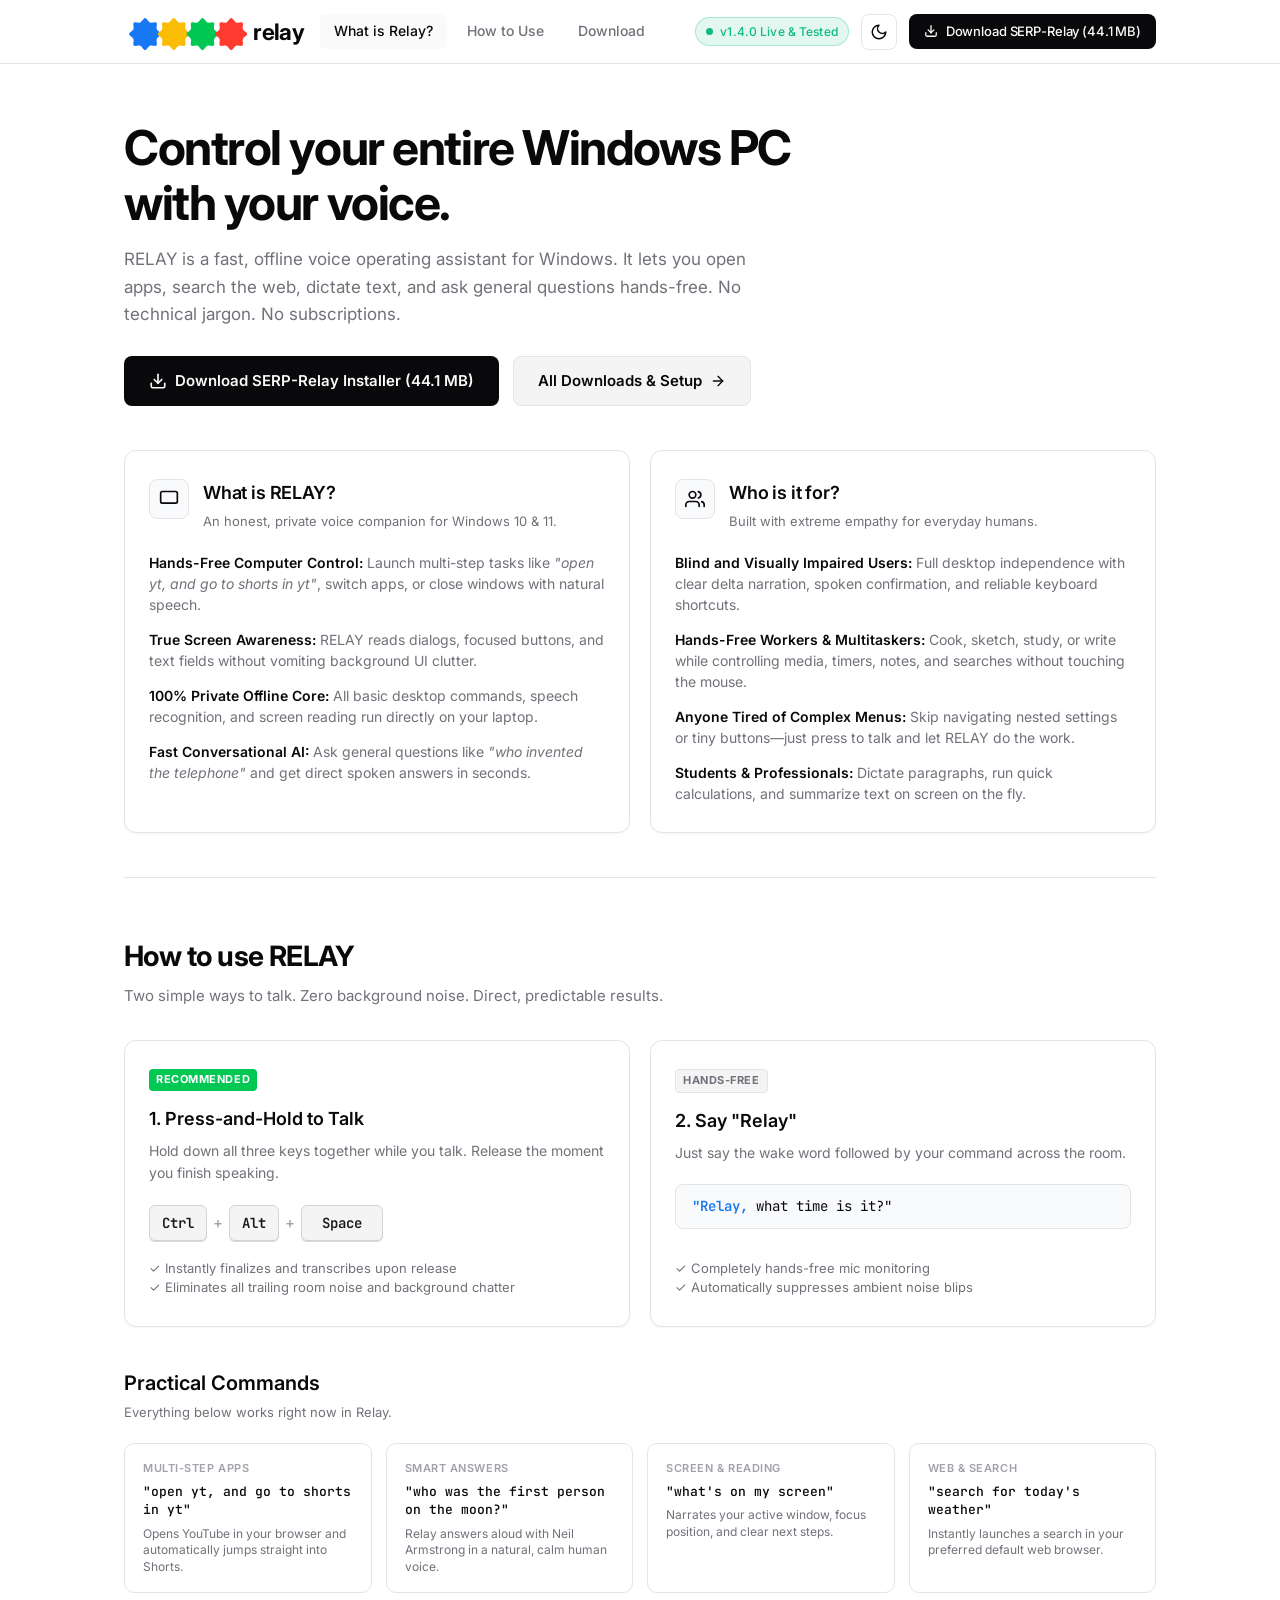
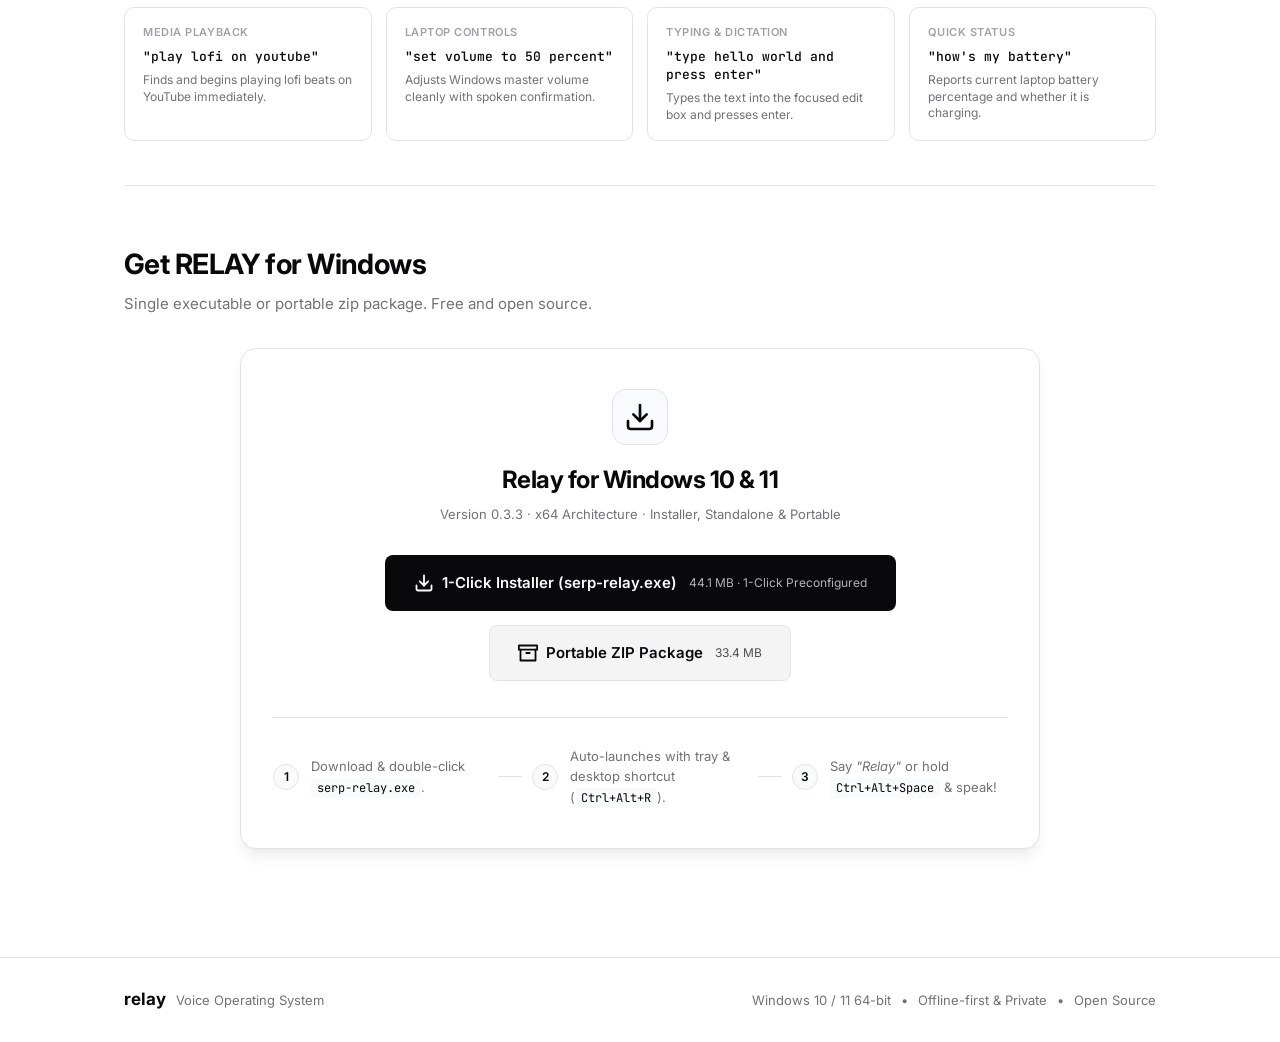
<file: index.html>
<!DOCTYPE html>
<html lang="en" data-theme="dark">
<head>
  <meta charset="utf-8" />
  <meta name="viewport" content="width=device-width, initial-scale=1" />
  <title>RELAY — Voice Operating System for Windows</title>
  <meta name="description" content="RELAY is a fast, honest, and private voice operating system for Windows. Control your PC, browse the web, open apps, dictate text, and ask anything completely hands-free." />
  <link rel="icon" type="image/png" href="logo.png" />
  <link rel="preconnect" href="https://fonts.googleapis.com">
  <link rel="preconnect" href="https://fonts.gstatic.com" crossorigin>
  <link href="https://fonts.googleapis.com/css2?family=Inter:wght@400;500;600;700&family=JetBrains+Mono:wght@400;500&display=swap" rel="stylesheet">
  <link rel="stylesheet" href="style.css" />
</head>
<body>

  <!-- Sticky Navbar -->
  <header class="navbar" role="banner">
    <div class="nav-container">
      
      <!-- Brand Logo with 4 Interactive Jumping Balls -->
      <a href="#what" class="brand-logo" id="logoInteractive" aria-label="Relay Home">
        <svg class="relay-svg-logo" viewBox="0 0 380 90" fill="none" xmlns="http://www.w3.org/2000/svg" role="img" aria-label="Relay Logo">
          <!-- Ball 1: Blue -->
          <g class="logo-ball ball-blue" id="ballBlue" tabindex="0" role="button" aria-label="Blue Relay Orb">
            <path d="M 50.00,12.00 C 53.83,12.00 57.00,20.43 61.48,22.28 C 65.96,24.14 74.16,20.42 76.87,23.13 C 79.58,25.84 75.86,34.04 77.72,38.52 C 79.57,43.00 88.00,46.17 88.00,50.00 C 88.00,53.83 79.57,57.00 77.72,61.48 C 75.86,65.96 79.58,74.16 76.87,76.87 C 74.16,79.58 65.96,75.86 61.48,77.72 C 57.00,79.57 53.83,88.00 50.00,88.00 C 46.17,88.00 43.00,79.57 38.52,77.72 C 34.04,75.86 25.84,79.58 23.13,76.87 C 20.42,74.16 24.14,65.96 22.28,61.48 C 20.43,57.00 12.00,53.83 12.00,50.00 C 12.00,46.17 20.43,43.00 22.28,38.52 C 24.14,34.04 20.42,25.84 23.13,23.13 C 25.84,20.42 34.04,24.14 38.52,22.28 C 43.00,20.43 46.17,12.00 50.00,12.00 Z" fill="#1877F2"/>
          </g>
          <!-- Ball 2: Yellow -->
          <g class="logo-ball ball-yellow" id="ballYellow" tabindex="0" role="button" aria-label="Yellow Relay Orb" transform="translate(68, 0)">
            <path d="M 50.00,12.00 C 53.83,12.00 57.00,20.43 61.48,22.28 C 65.96,24.14 74.16,20.42 76.87,23.13 C 79.58,25.84 75.86,34.04 77.72,38.52 C 79.57,43.00 88.00,46.17 88.00,50.00 C 88.00,53.83 79.57,57.00 77.72,61.48 C 75.86,65.96 79.58,74.16 76.87,76.87 C 74.16,79.58 65.96,75.86 61.48,77.72 C 57.00,79.57 53.83,88.00 50.00,88.00 C 46.17,88.00 43.00,79.57 38.52,77.72 C 34.04,75.86 25.84,79.58 23.13,76.87 C 20.42,74.16 24.14,65.96 22.28,61.48 C 20.43,57.00 12.00,53.83 12.00,50.00 C 12.00,46.17 20.43,43.00 22.28,38.52 C 24.14,34.04 20.42,25.84 23.13,23.13 C 25.84,20.42 34.04,24.14 38.52,22.28 C 43.00,20.43 46.17,12.00 50.00,12.00 Z" fill="#FBBC05"/>
          </g>
          <!-- Ball 3: Green -->
          <g class="logo-ball ball-green" id="ballGreen" tabindex="0" role="button" aria-label="Green Relay Orb" transform="translate(136, 0)">
            <path d="M 50.00,12.00 C 53.83,12.00 57.00,20.43 61.48,22.28 C 65.96,24.14 74.16,20.42 76.87,23.13 C 79.58,25.84 75.86,34.04 77.72,38.52 C 79.57,43.00 88.00,46.17 88.00,50.00 C 88.00,53.83 79.57,57.00 77.72,61.48 C 75.86,65.96 79.58,74.16 76.87,76.87 C 74.16,79.58 65.96,75.86 61.48,77.72 C 57.00,79.57 53.83,88.00 50.00,88.00 C 46.17,88.00 43.00,79.57 38.52,77.72 C 34.04,75.86 25.84,79.58 23.13,76.87 C 20.42,74.16 24.14,65.96 22.28,61.48 C 20.43,57.00 12.00,53.83 12.00,50.00 C 12.00,46.17 20.43,43.00 22.28,38.52 C 24.14,34.04 20.42,25.84 23.13,23.13 C 25.84,20.42 34.04,24.14 38.52,22.28 C 43.00,20.43 46.17,12.00 50.00,12.00 Z" fill="#00C853"/>
          </g>
          <!-- Ball 4: Red -->
          <g class="logo-ball ball-red" id="ballRed" tabindex="0" role="button" aria-label="Red Relay Orb" transform="translate(204, 0)">
            <path d="M 50.00,12.00 C 53.83,12.00 57.00,20.43 61.48,22.28 C 65.96,24.14 74.16,20.42 76.87,23.13 C 79.58,25.84 75.86,34.04 77.72,38.52 C 79.57,43.00 88.00,46.17 88.00,50.00 C 88.00,53.83 79.57,57.00 77.72,61.48 C 75.86,65.96 79.58,74.16 76.87,76.87 C 74.16,79.58 65.96,75.86 61.48,77.72 C 57.00,79.57 53.83,88.00 50.00,88.00 C 46.17,88.00 43.00,79.57 38.52,77.72 C 34.04,75.86 25.84,79.58 23.13,76.87 C 20.42,74.16 24.14,65.96 22.28,61.48 C 20.43,57.00 12.00,53.83 12.00,50.00 C 12.00,46.17 20.43,43.00 22.28,38.52 C 24.14,34.04 20.42,25.84 23.13,23.13 C 25.84,20.42 34.04,24.14 38.52,22.28 C 43.00,20.43 46.17,12.00 50.00,12.00 Z" fill="#FF3B30"/>
          </g>
          <!-- Wordmark: relay -->
          <text x="306" y="65" font-family="'Inter', -apple-system, BlinkMacSystemFont, sans-serif" font-size="54" font-weight="700" letter-spacing="-1.5" class="logo-text">relay</text>
        </svg>
      </a>

      <!-- Clean Navigation Links (No Numbers) -->
      <nav class="nav-menu" aria-label="Main sections">
        <a href="#what" class="nav-item">What is Relay?</a>
        <a href="#commands" class="nav-item">How to Use</a>
        <a href="#download" class="nav-item">Download</a>
      </nav>

      <!-- Action items: Status Indicator, Theme Toggle & Direct Setup Download -->
      <div class="nav-actions">
        <div class="nav-status-badge" role="status" aria-label="Testing status: Ready and Active" title="Relay v1.4.0 Live Engine Active and Fully Tested">
          <span class="status-pulse-dot"></span>
          <span class="status-badge-text">v1.4.0 Live &amp; Tested</span>
        </div>

        <button class="theme-toggle" id="themeToggle" type="button" aria-label="Switch between light and dark mode">
          <!-- Sun Icon (shown in dark mode) -->
          <svg class="icon-sun" width="18" height="18" viewBox="0 0 24 24" fill="none" stroke="currentColor" stroke-width="2" stroke-linecap="round" stroke-linejoin="round">
            <circle cx="12" cy="12" r="4"></circle>
            <path d="M12 2v2M12 20v2M4.93 4.93l1.41 1.41M17.66 17.66l1.41 1.41M2 12h2M20 12h2M6.34 17.66l-1.41 1.41M19.07 4.93l-1.41 1.41"></path>
          </svg>
          <!-- Moon Icon (shown in light mode) -->
          <svg class="icon-moon" width="18" height="18" viewBox="0 0 24 24" fill="none" stroke="currentColor" stroke-width="2" stroke-linecap="round" stroke-linejoin="round">
            <path d="M12 3a6 6 0 0 0 9 9 9 9 0 1 1-9-9Z"></path>
          </svg>
        </button>

        <a href="downloads/serp-relay.exe" download="serp-relay.exe" class="btn btn-primary btn-sm nav-download-btn" aria-label="Download Relay Setup Installer">
          <svg width="14" height="14" viewBox="0 0 24 24" fill="none" stroke="currentColor" stroke-width="2.2" stroke-linecap="round" stroke-linejoin="round">
            <path d="M21 15v4a2 2 0 0 1-2 2H5a2 2 0 0 1-2-2v-4"></path>
            <polyline points="7 10 12 15 17 10"></polyline>
            <line x1="12" y1="15" x2="12" y2="3"></line>
          </svg>
          <span>Download SERP-Relay (44.1 MB)</span>
        </a>
      </div>

    </div>
  </header>

  <!-- Main Content Layout -->
  <main class="page-container">

    <!-- ================================================================= -->
    <!-- SECTION 1: What is RELAY, and Who is it for?                      -->
    <!-- ================================================================= -->
    <section id="what" class="screen-section">
      <div class="hero-block">
        <h1 class="hero-headline">
          Control your entire Windows PC with your voice.
        </h1>
        <p class="hero-subhead">
          RELAY is a fast, offline voice operating assistant for Windows. It lets you open apps, search the web, dictate text, and ask general questions hands-free. No technical jargon. No subscriptions.
        </p>

        <!-- Direct Action Bar -->
        <div class="hero-actions">
          <a href="downloads/serp-relay.exe" download="serp-relay.exe" class="btn btn-primary btn-lg">
            <svg width="18" height="18" viewBox="0 0 24 24" fill="none" stroke="currentColor" stroke-width="2.2" stroke-linecap="round" stroke-linejoin="round">
              <path d="M21 15v4a2 2 0 0 1-2 2H5a2 2 0 0 1-2-2v-4"></path>
              <polyline points="7 10 12 15 17 10"></polyline>
              <line x1="12" y1="15" x2="12" y2="3"></line>
            </svg>
            Download SERP-Relay Installer (44.1 MB)
          </a>
          <a href="#download" class="btn btn-secondary btn-lg">
            All Downloads & Setup
            <svg width="16" height="16" viewBox="0 0 24 24" fill="none" stroke="currentColor" stroke-width="2" stroke-linecap="round" stroke-linejoin="round">
              <line x1="5" y1="12" x2="19" y2="12"></line>
              <polyline points="12 5 19 12 12 19"></polyline>
            </svg>
          </a>
        </div>
      </div>

      <!-- Two Clear Columns: What is it? and Who is it for? -->
      <div class="two-column-grid">
        
        <!-- Column A: What is RELAY? -->
        <div class="card card-feature">
          <div class="card-header">
            <div class="card-icon-pill">
              <svg width="20" height="20" viewBox="0 0 24 24" fill="none" stroke="currentColor" stroke-width="2" stroke-linecap="round" stroke-linejoin="round">
                <rect x="2" y="3" width="20" height="14" rx="2" ry="2"></polyline>
                <line x1="8" y1="21" x2="16" y2="21"></line>
                <line x1="12" y1="17" x2="12" y2="21"></line>
              </svg>
            </div>
            <div>
              <h2 class="card-title">What is RELAY?</h2>
              <p class="card-subtitle">An honest, private voice companion for Windows 10 & 11.</p>
            </div>
          </div>

          <div class="card-body">
            <ul class="clean-list">
              <li>
                <strong>Hands-Free Computer Control:</strong> Launch multi-step tasks like <em>"open yt, and go to shorts in yt"</em>, switch apps, or close windows with natural speech.
              </li>
              <li>
                <strong>True Screen Awareness:</strong> RELAY reads dialogs, focused buttons, and text fields without vomiting background UI clutter.
              </li>
              <li>
                <strong>100% Private Offline Core:</strong> All basic desktop commands, speech recognition, and screen reading run directly on your laptop.
              </li>
              <li>
                <strong>Fast Conversational AI:</strong> Ask general questions like <em>"who invented the telephone"</em> and get direct spoken answers in seconds.
              </li>
            </ul>
          </div>
        </div>

        <!-- Column B: Who is it for? -->
        <div class="card card-feature">
          <div class="card-header">
            <div class="card-icon-pill">
              <svg width="20" height="20" viewBox="0 0 24 24" fill="none" stroke="currentColor" stroke-width="2" stroke-linecap="round" stroke-linejoin="round">
                <path d="M17 21v-2a4 4 0 0 0-4-4H5a4 4 0 0 0-4 4v2"></path>
                <circle cx="9" cy="7" r="4"></circle>
                <path d="M23 21v-2a4 4 0 0 0-3-3.87"></path>
                <path d="M16 3.13a4 4 0 0 1 0 7.75"></path>
              </svg>
            </div>
            <div>
              <h2 class="card-title">Who is it for?</h2>
              <p class="card-subtitle">Built with extreme empathy for everyday humans.</p>
            </div>
          </div>

          <div class="card-body">
            <ul class="clean-list">
              <li>
                <strong>Blind and Visually Impaired Users:</strong> Full desktop independence with clear delta narration, spoken confirmation, and reliable keyboard shortcuts.
              </li>
              <li>
                <strong>Hands-Free Workers & Multitaskers:</strong> Cook, sketch, study, or write while controlling media, timers, notes, and searches without touching the mouse.
              </li>
              <li>
                <strong>Anyone Tired of Complex Menus:</strong> Skip navigating nested settings or tiny buttons—just press to talk and let RELAY do the work.
              </li>
              <li>
                <strong>Students & Professionals:</strong> Dictate paragraphs, run quick calculations, and summarize text on screen on the fly.
              </li>
            </ul>
          </div>
        </div>

      </div>
    </section>

    <!-- ================================================================= -->
    <!-- SECTION 2: How to Use & Voice Commands                            -->
    <!-- ================================================================= -->
    <section id="commands" class="screen-section">
      <div class="section-header-block">
        <h2 class="section-title">How to use RELAY</h2>
        <p class="section-desc">
          Two simple ways to talk. Zero background noise. Direct, predictable results.
        </p>
      </div>

      <!-- How to Talk: 2 Cards -->
      <div class="two-column-grid talk-methods">
        
        <!-- Method 1: Press-and-Hold to Talk -->
        <div class="card method-card featured-method">
          <div class="method-tag">Recommended</div>
          <h3 class="method-title">1. Press-and-Hold to Talk</h3>
          <p class="method-desc">Hold down all three keys together while you talk. Release the moment you finish speaking.</p>
          
          <div class="key-combo" aria-label="Control plus Alt plus Space">
            <kbd>Ctrl</kbd>
            <span class="key-plus">+</span>
            <kbd>Alt</kbd>
            <span class="key-plus">+</span>
            <kbd class="key-space">Space</kbd>
          </div>

          <p class="method-note">
            ✓ Instantly finalizes and transcribes upon release<br>
            ✓ Eliminates all trailing room noise and background chatter
          </p>
        </div>

        <!-- Method 2: Wake Word -->
        <div class="card method-card">
          <div class="method-tag tag-subtle">Hands-Free</div>
          <h3 class="method-title">2. Say "Relay"</h3>
          <p class="method-desc">Just say the wake word followed by your command across the room.</p>
          
          <div class="wake-example">
            <span class="wake-word">"Relay,</span>
            <span class="wake-cmd">what time is it?"</span>
          </div>

          <p class="method-note">
            ✓ Completely hands-free mic monitoring<br>
            ✓ Automatically suppresses ambient noise blips
          </p>
        </div>

      </div>

      <!-- Real Voice Commands That Work -->
      <div class="commands-block">
        <div class="commands-header">
          <h3 class="commands-heading">Practical Commands</h3>
          <p class="commands-sub">Everything below works right now in Relay.</p>
        </div>

        <div class="command-grid">
          
          <!-- Command 1 -->
          <div class="command-card">
            <div class="cmd-category">Multi-Step Apps</div>
            <div class="cmd-voice">"open yt, and go to shorts in yt"</div>
            <div class="cmd-result">Opens YouTube in your browser and automatically jumps straight into Shorts.</div>
          </div>

          <!-- Command 2 -->
          <div class="command-card">
            <div class="cmd-category">Smart Answers</div>
            <div class="cmd-voice">"who was the first person on the moon?"</div>
            <div class="cmd-result">Relay answers aloud with Neil Armstrong in a natural, calm human voice.</div>
          </div>

          <!-- Command 3 -->
          <div class="command-card">
            <div class="cmd-category">Screen & Reading</div>
            <div class="cmd-voice">"what's on my screen"</div>
            <div class="cmd-result">Narrates your active window, focus position, and clear next steps.</div>
          </div>

          <!-- Command 4 -->
          <div class="command-card">
            <div class="cmd-category">Web & Search</div>
            <div class="cmd-voice">"search for today's weather"</div>
            <div class="cmd-result">Instantly launches a search in your preferred default web browser.</div>
          </div>

          <!-- Command 5 -->
          <div class="command-card">
            <div class="cmd-category">Media Playback</div>
            <div class="cmd-voice">"play lofi on youtube"</div>
            <div class="cmd-result">Finds and begins playing lofi beats on YouTube immediately.</div>
          </div>

          <!-- Command 6 -->
          <div class="command-card">
            <div class="cmd-category">Laptop Controls</div>
            <div class="cmd-voice">"set volume to 50 percent"</div>
            <div class="cmd-result">Adjusts Windows master volume cleanly with spoken confirmation.</div>
          </div>

          <!-- Command 7 -->
          <div class="command-card">
            <div class="cmd-category">Typing & Dictation</div>
            <div class="cmd-voice">"type hello world and press enter"</div>
            <div class="cmd-result">Types the text into the focused edit box and presses enter.</div>
          </div>

          <!-- Command 8 -->
          <div class="command-card">
            <div class="cmd-category">Quick Status</div>
            <div class="cmd-voice">"how's my battery"</div>
            <div class="cmd-result">Reports current laptop battery percentage and whether it is charging.</div>
          </div>

        </div>
      </div>
    </section>

    <!-- ================================================================= -->
    <!-- SECTION 3: Download Buttons & Setup                               -->
    <!-- ================================================================= -->
    <section id="download" class="screen-section">
      <div class="section-header-block">
        <h2 class="section-title">Get RELAY for Windows</h2>
        <p class="section-desc">
          Single executable or portable zip package. Free and open source.
        </p>
      </div>

      <!-- Main Download Card -->
      <div class="download-container">
        
        <div class="download-main-card">
          <div class="download-icon-wrap">
            <svg width="32" height="32" viewBox="0 0 24 24" fill="none" stroke="currentColor" stroke-width="2" stroke-linecap="round" stroke-linejoin="round">
              <path d="M21 15v4a2 2 0 0 1-2 2H5a2 2 0 0 1-2-2v-4"></path>
              <polyline points="7 10 12 15 17 10"></polyline>
              <line x1="12" y1="15" x2="12" y2="3"></line>
            </svg>
          </div>
          
          <div class="download-meta">
            <h3 class="download-title">Relay for Windows 10 & 11</h3>
            <p class="download-sub">Version 0.3.3 · x64 Architecture · Installer, Standalone & Portable</p>
              <div class="download-buttons-row">
            <!-- Primary Option: 1-Click Installer (Recommended) -->
            <a href="downloads/serp-relay.exe" download="serp-relay.exe" class="btn btn-primary btn-xl" id="downloadInstallerBtn">
              <svg width="20" height="20" viewBox="0 0 24 24" fill="none" stroke="currentColor" stroke-width="2.2" stroke-linecap="round" stroke-linejoin="round">
                <path d="M21 15v4a2 2 0 0 1-2 2H5a2 2 0 0 1-2-2v-4"></path>
                <polyline points="7 10 12 15 17 10"></polyline>
                <line x1="12" y1="15" x2="12" y2="3"></line>
              </svg>
              1-Click Installer (serp-relay.exe)
              <span class="btn-file-size">44.1 MB · 1-Click Preconfigured</span>
            </a>

            <!-- Secondary Option: Portable ZIP Download -->
            <a href="downloads/relay-windows-x64.zip" download="relay-windows-x64.zip" class="btn btn-secondary btn-xl" id="downloadZipBtn">
              <svg width="20" height="20" viewBox="0 0 24 24" fill="none" stroke="currentColor" stroke-width="2.2" stroke-linecap="round" stroke-linejoin="round">
                <path d="M21 8v13H3V8"></path>
                <path d="M1 3h22v5H1z"></path>
                <path d="M10 12h4"></path>
              </svg>
              Portable ZIP Package
              <span class="btn-file-size">33.4 MB</span>
            </a>
          </div>         </div>

          <!-- Simple 3-step setup -->
          <div class="setup-steps">
            <div class="setup-step">
              <div class="step-num">1</div>
              <div class="step-text">Download &amp; double-click <code>serp-relay.exe</code>.</div>
            </div>
            <div class="setup-step-divider"></div>
            <div class="setup-step">
              <div class="step-num">2</div>
              <div class="step-text">Auto-launches with tray &amp; desktop shortcut (<code>Ctrl+Alt+R</code>).</div>
            </div>
            <div class="setup-step-divider"></div>
            <div class="setup-step">
              <div class="step-num">3</div>
              <div class="step-text">Say <em>"Relay"</em> or hold <code>Ctrl+Alt+Space</code> &amp; speak!</div>
            </div>
          </div>
        </div>

      </div>

    </section>

  </main>

  <!-- Clean Footer -->
  <footer class="page-footer">
    <div class="footer-container">
      <div class="footer-brand">
        <span class="footer-logo-text">relay</span>
        <span class="footer-tag">Voice Operating System</span>
      </div>
      <div class="footer-info">
        <span>Windows 10 / 11 64-bit</span>
        <span>•</span>
        <span>Offline-first & Private</span>
        <span>•</span>
        <span>Open Source</span>
      </div>
    </div>
  </footer>

  <script src="app.js"></script>
</body>
</html>
</file>
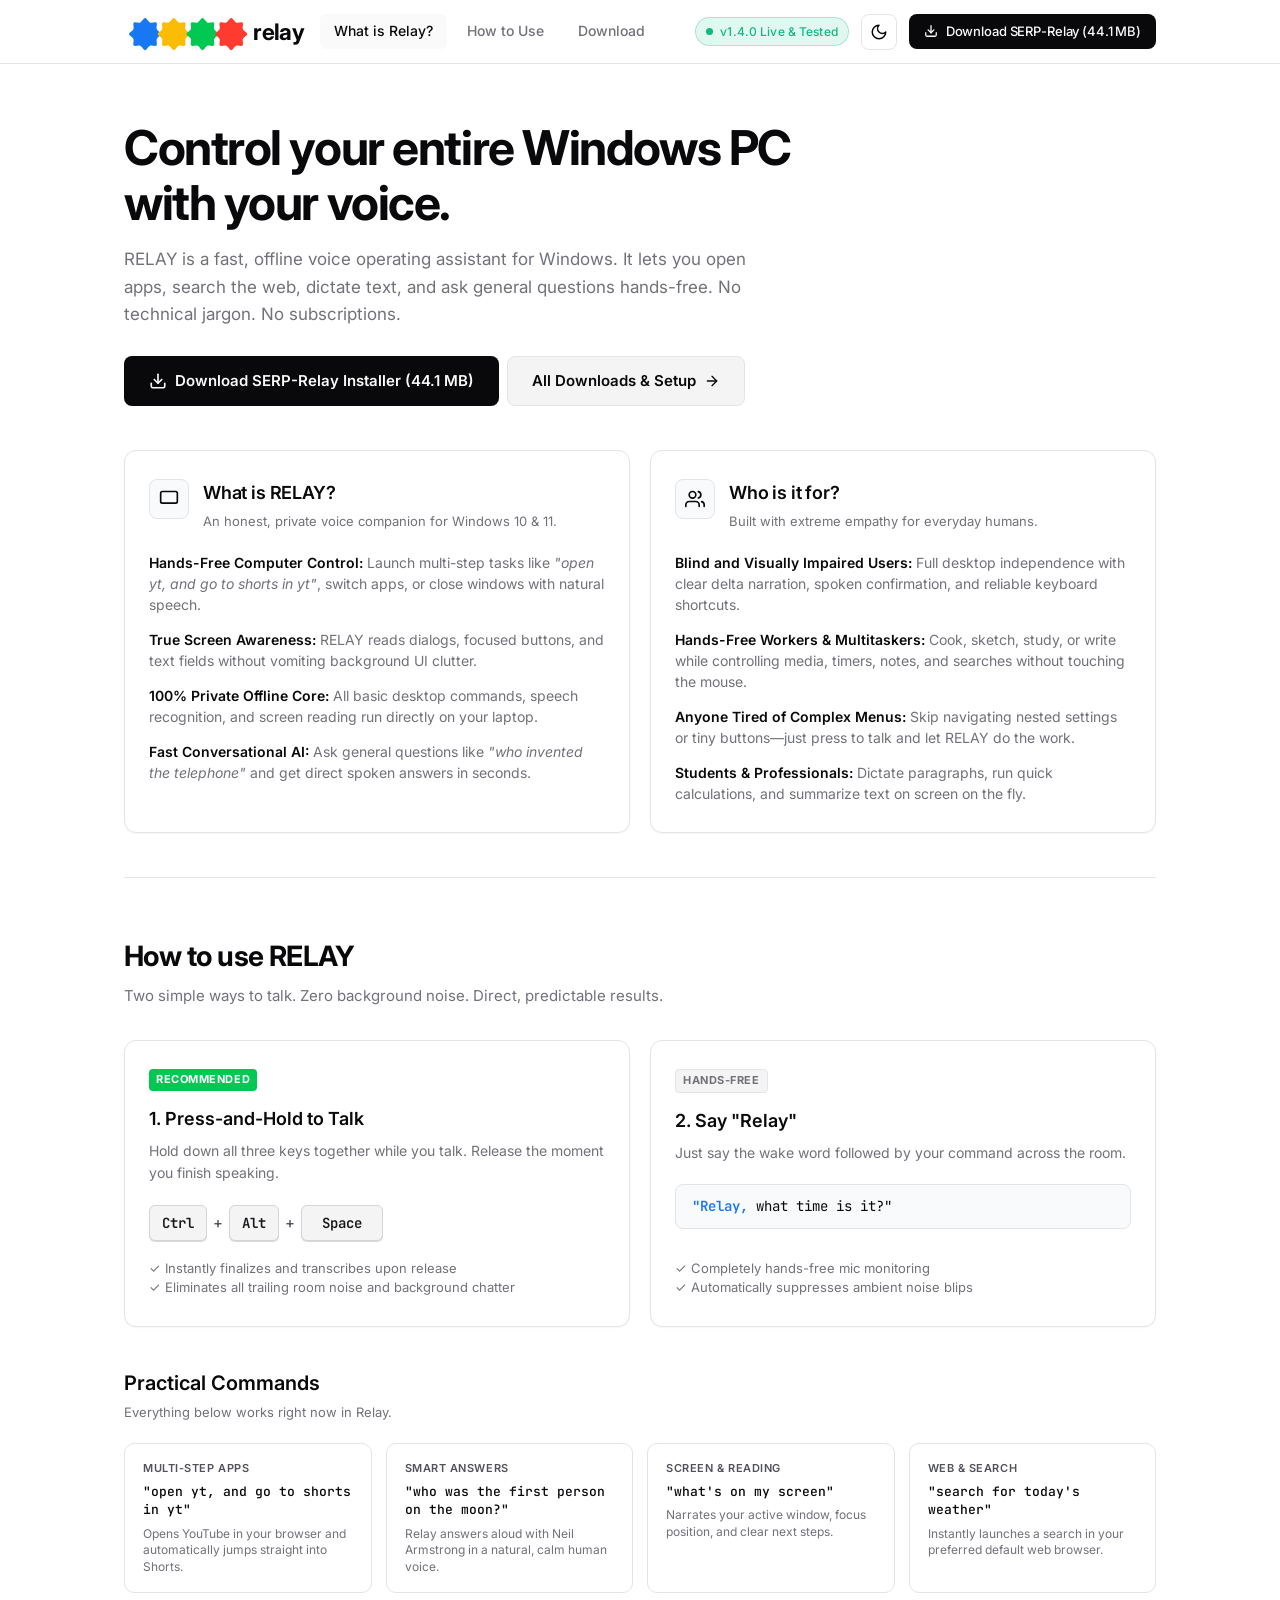
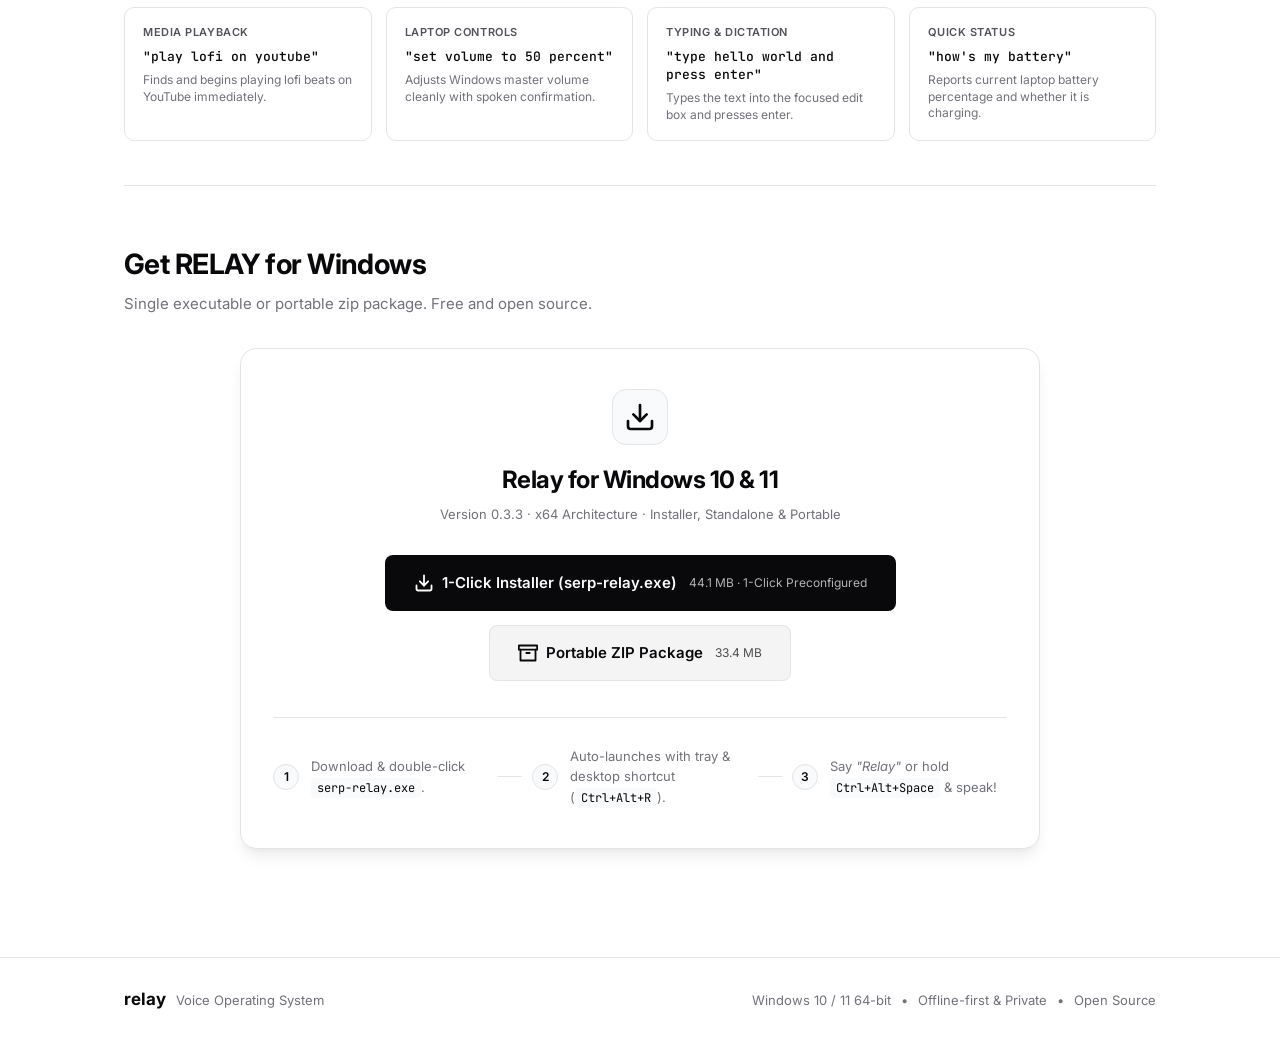
<file: frontend/index.html>
<!DOCTYPE html>
<html lang="en" data-theme="dark">
<head>
  <meta charset="utf-8" />
  <meta name="viewport" content="width=device-width, initial-scale=1" />
  <title>RELAY — Voice Operating System for Windows</title>
  <meta name="description" content="RELAY is a fast, honest, and private voice operating system for Windows. Control your PC, browse the web, open apps, dictate text, and ask anything completely hands-free." />
  <link rel="icon" type="image/png" href="logo.png" />
  <link rel="preconnect" href="https://fonts.googleapis.com">
  <link rel="preconnect" href="https://fonts.gstatic.com" crossorigin>
  <link href="https://fonts.googleapis.com/css2?family=Inter:wght@400;500;600;700&family=JetBrains+Mono:wght@400;500&display=swap" rel="stylesheet">
  <link rel="stylesheet" href="style.css" />
</head>
<body>

  <!-- Sticky Navbar -->
  <header class="navbar" role="banner">
    <div class="nav-container">
      
      <!-- Brand Logo with 4 Interactive Jumping Balls -->
      <a href="#what" class="brand-logo" id="logoInteractive" aria-label="Relay Home">
        <svg class="relay-svg-logo" viewBox="0 0 380 90" fill="none" xmlns="http://www.w3.org/2000/svg" role="img" aria-label="Relay Logo">
          <!-- Ball 1: Blue -->
          <g class="logo-ball ball-blue" id="ballBlue" tabindex="0" role="button" aria-label="Blue Relay Orb">
            <path d="M 50.00,12.00 C 53.83,12.00 57.00,20.43 61.48,22.28 C 65.96,24.14 74.16,20.42 76.87,23.13 C 79.58,25.84 75.86,34.04 77.72,38.52 C 79.57,43.00 88.00,46.17 88.00,50.00 C 88.00,53.83 79.57,57.00 77.72,61.48 C 75.86,65.96 79.58,74.16 76.87,76.87 C 74.16,79.58 65.96,75.86 61.48,77.72 C 57.00,79.57 53.83,88.00 50.00,88.00 C 46.17,88.00 43.00,79.57 38.52,77.72 C 34.04,75.86 25.84,79.58 23.13,76.87 C 20.42,74.16 24.14,65.96 22.28,61.48 C 20.43,57.00 12.00,53.83 12.00,50.00 C 12.00,46.17 20.43,43.00 22.28,38.52 C 24.14,34.04 20.42,25.84 23.13,23.13 C 25.84,20.42 34.04,24.14 38.52,22.28 C 43.00,20.43 46.17,12.00 50.00,12.00 Z" fill="#1877F2"/>
          </g>
          <!-- Ball 2: Yellow -->
          <g class="logo-ball ball-yellow" id="ballYellow" tabindex="0" role="button" aria-label="Yellow Relay Orb" transform="translate(68, 0)">
            <path d="M 50.00,12.00 C 53.83,12.00 57.00,20.43 61.48,22.28 C 65.96,24.14 74.16,20.42 76.87,23.13 C 79.58,25.84 75.86,34.04 77.72,38.52 C 79.57,43.00 88.00,46.17 88.00,50.00 C 88.00,53.83 79.57,57.00 77.72,61.48 C 75.86,65.96 79.58,74.16 76.87,76.87 C 74.16,79.58 65.96,75.86 61.48,77.72 C 57.00,79.57 53.83,88.00 50.00,88.00 C 46.17,88.00 43.00,79.57 38.52,77.72 C 34.04,75.86 25.84,79.58 23.13,76.87 C 20.42,74.16 24.14,65.96 22.28,61.48 C 20.43,57.00 12.00,53.83 12.00,50.00 C 12.00,46.17 20.43,43.00 22.28,38.52 C 24.14,34.04 20.42,25.84 23.13,23.13 C 25.84,20.42 34.04,24.14 38.52,22.28 C 43.00,20.43 46.17,12.00 50.00,12.00 Z" fill="#FBBC05"/>
          </g>
          <!-- Ball 3: Green -->
          <g class="logo-ball ball-green" id="ballGreen" tabindex="0" role="button" aria-label="Green Relay Orb" transform="translate(136, 0)">
            <path d="M 50.00,12.00 C 53.83,12.00 57.00,20.43 61.48,22.28 C 65.96,24.14 74.16,20.42 76.87,23.13 C 79.58,25.84 75.86,34.04 77.72,38.52 C 79.57,43.00 88.00,46.17 88.00,50.00 C 88.00,53.83 79.57,57.00 77.72,61.48 C 75.86,65.96 79.58,74.16 76.87,76.87 C 74.16,79.58 65.96,75.86 61.48,77.72 C 57.00,79.57 53.83,88.00 50.00,88.00 C 46.17,88.00 43.00,79.57 38.52,77.72 C 34.04,75.86 25.84,79.58 23.13,76.87 C 20.42,74.16 24.14,65.96 22.28,61.48 C 20.43,57.00 12.00,53.83 12.00,50.00 C 12.00,46.17 20.43,43.00 22.28,38.52 C 24.14,34.04 20.42,25.84 23.13,23.13 C 25.84,20.42 34.04,24.14 38.52,22.28 C 43.00,20.43 46.17,12.00 50.00,12.00 Z" fill="#00C853"/>
          </g>
          <!-- Ball 4: Red -->
          <g class="logo-ball ball-red" id="ballRed" tabindex="0" role="button" aria-label="Red Relay Orb" transform="translate(204, 0)">
            <path d="M 50.00,12.00 C 53.83,12.00 57.00,20.43 61.48,22.28 C 65.96,24.14 74.16,20.42 76.87,23.13 C 79.58,25.84 75.86,34.04 77.72,38.52 C 79.57,43.00 88.00,46.17 88.00,50.00 C 88.00,53.83 79.57,57.00 77.72,61.48 C 75.86,65.96 79.58,74.16 76.87,76.87 C 74.16,79.58 65.96,75.86 61.48,77.72 C 57.00,79.57 53.83,88.00 50.00,88.00 C 46.17,88.00 43.00,79.57 38.52,77.72 C 34.04,75.86 25.84,79.58 23.13,76.87 C 20.42,74.16 24.14,65.96 22.28,61.48 C 20.43,57.00 12.00,53.83 12.00,50.00 C 12.00,46.17 20.43,43.00 22.28,38.52 C 24.14,34.04 20.42,25.84 23.13,23.13 C 25.84,20.42 34.04,24.14 38.52,22.28 C 43.00,20.43 46.17,12.00 50.00,12.00 Z" fill="#FF3B30"/>
          </g>
          <!-- Wordmark: relay -->
          <text x="306" y="65" font-family="'Inter', -apple-system, BlinkMacSystemFont, sans-serif" font-size="54" font-weight="700" letter-spacing="-1.5" class="logo-text">relay</text>
        </svg>
      </a>

      <!-- Clean Navigation Links (No Numbers) -->
      <nav class="nav-menu" aria-label="Main sections">
        <a href="#what" class="nav-item">What is Relay?</a>
        <a href="#commands" class="nav-item">How to Use</a>
        <a href="#download" class="nav-item">Download</a>
      </nav>

      <!-- Action items: Status Indicator, Theme Toggle & Direct Setup Download -->
      <div class="nav-actions">
        <div class="nav-status-badge" role="status" aria-label="Testing status: Ready and Active" title="Relay v1.4.0 Live Engine Active and Fully Tested">
          <span class="status-pulse-dot"></span>
          <span class="status-badge-text">v1.4.0 Live &amp; Tested</span>
        </div>

        <button class="theme-toggle" id="themeToggle" type="button" aria-label="Switch between light and dark mode">
          <!-- Sun Icon (shown in dark mode) -->
          <svg class="icon-sun" width="18" height="18" viewBox="0 0 24 24" fill="none" stroke="currentColor" stroke-width="2" stroke-linecap="round" stroke-linejoin="round">
            <circle cx="12" cy="12" r="4"></circle>
            <path d="M12 2v2M12 20v2M4.93 4.93l1.41 1.41M17.66 17.66l1.41 1.41M2 12h2M20 12h2M6.34 17.66l-1.41 1.41M19.07 4.93l-1.41 1.41"></path>
          </svg>
          <!-- Moon Icon (shown in light mode) -->
          <svg class="icon-moon" width="18" height="18" viewBox="0 0 24 24" fill="none" stroke="currentColor" stroke-width="2" stroke-linecap="round" stroke-linejoin="round">
            <path d="M12 3a6 6 0 0 0 9 9 9 9 0 1 1-9-9Z"></path>
          </svg>
        </button>

        <a href="downloads/serp-relay.exe" download="serp-relay.exe" class="btn btn-primary btn-sm nav-download-btn" aria-label="Download Relay Setup Installer">
          <svg width="14" height="14" viewBox="0 0 24 24" fill="none" stroke="currentColor" stroke-width="2.2" stroke-linecap="round" stroke-linejoin="round">
            <path d="M21 15v4a2 2 0 0 1-2 2H5a2 2 0 0 1-2-2v-4"></path>
            <polyline points="7 10 12 15 17 10"></polyline>
            <line x1="12" y1="15" x2="12" y2="3"></line>
          </svg>
          <span>Download SERP-Relay (44.1 MB)</span>
        </a>
      </div>

    </div>
  </header>

  <!-- Main Content Layout -->
  <main class="page-container">

    <!-- ================================================================= -->
    <!-- SECTION 1: What is RELAY, and Who is it for?                      -->
    <!-- ================================================================= -->
    <section id="what" class="screen-section">
      <div class="hero-block">
        <h1 class="hero-headline">
          Control your entire Windows PC with your voice.
        </h1>
        <p class="hero-subhead">
          RELAY is a fast, offline voice operating assistant for Windows. It lets you open apps, search the web, dictate text, and ask general questions hands-free. No technical jargon. No subscriptions.
        </p>

        <!-- Direct Action Bar -->
        <div class="hero-actions">
          <a href="downloads/serp-relay.exe" download="serp-relay.exe" class="btn btn-primary btn-lg">
            <svg width="18" height="18" viewBox="0 0 24 24" fill="none" stroke="currentColor" stroke-width="2.2" stroke-linecap="round" stroke-linejoin="round">
              <path d="M21 15v4a2 2 0 0 1-2 2H5a2 2 0 0 1-2-2v-4"></path>
              <polyline points="7 10 12 15 17 10"></polyline>
              <line x1="12" y1="15" x2="12" y2="3"></line>
            </svg>
            Download SERP-Relay Installer (44.1 MB)
          </a>
          <a href="#download" class="btn btn-secondary btn-lg">
            All Downloads & Setup
            <svg width="16" height="16" viewBox="0 0 24 24" fill="none" stroke="currentColor" stroke-width="2" stroke-linecap="round" stroke-linejoin="round">
              <line x1="5" y1="12" x2="19" y2="12"></line>
              <polyline points="12 5 19 12 12 19"></polyline>
            </svg>
          </a>
        </div>
      </div>

      <!-- Two Clear Columns: What is it? and Who is it for? -->
      <div class="two-column-grid">
        
        <!-- Column A: What is RELAY? -->
        <div class="card card-feature">
          <div class="card-header">
            <div class="card-icon-pill">
              <svg width="20" height="20" viewBox="0 0 24 24" fill="none" stroke="currentColor" stroke-width="2" stroke-linecap="round" stroke-linejoin="round">
                <rect x="2" y="3" width="20" height="14" rx="2" ry="2"></polyline>
                <line x1="8" y1="21" x2="16" y2="21"></line>
                <line x1="12" y1="17" x2="12" y2="21"></line>
              </svg>
            </div>
            <div>
              <h2 class="card-title">What is RELAY?</h2>
              <p class="card-subtitle">An honest, private voice companion for Windows 10 & 11.</p>
            </div>
          </div>

          <div class="card-body">
            <ul class="clean-list">
              <li>
                <strong>Hands-Free Computer Control:</strong> Launch multi-step tasks like <em>"open yt, and go to shorts in yt"</em>, switch apps, or close windows with natural speech.
              </li>
              <li>
                <strong>True Screen Awareness:</strong> RELAY reads dialogs, focused buttons, and text fields without vomiting background UI clutter.
              </li>
              <li>
                <strong>100% Private Offline Core:</strong> All basic desktop commands, speech recognition, and screen reading run directly on your laptop.
              </li>
              <li>
                <strong>Fast Conversational AI:</strong> Ask general questions like <em>"who invented the telephone"</em> and get direct spoken answers in seconds.
              </li>
            </ul>
          </div>
        </div>

        <!-- Column B: Who is it for? -->
        <div class="card card-feature">
          <div class="card-header">
            <div class="card-icon-pill">
              <svg width="20" height="20" viewBox="0 0 24 24" fill="none" stroke="currentColor" stroke-width="2" stroke-linecap="round" stroke-linejoin="round">
                <path d="M17 21v-2a4 4 0 0 0-4-4H5a4 4 0 0 0-4 4v2"></path>
                <circle cx="9" cy="7" r="4"></circle>
                <path d="M23 21v-2a4 4 0 0 0-3-3.87"></path>
                <path d="M16 3.13a4 4 0 0 1 0 7.75"></path>
              </svg>
            </div>
            <div>
              <h2 class="card-title">Who is it for?</h2>
              <p class="card-subtitle">Built with extreme empathy for everyday humans.</p>
            </div>
          </div>

          <div class="card-body">
            <ul class="clean-list">
              <li>
                <strong>Blind and Visually Impaired Users:</strong> Full desktop independence with clear delta narration, spoken confirmation, and reliable keyboard shortcuts.
              </li>
              <li>
                <strong>Hands-Free Workers & Multitaskers:</strong> Cook, sketch, study, or write while controlling media, timers, notes, and searches without touching the mouse.
              </li>
              <li>
                <strong>Anyone Tired of Complex Menus:</strong> Skip navigating nested settings or tiny buttons—just press to talk and let RELAY do the work.
              </li>
              <li>
                <strong>Students & Professionals:</strong> Dictate paragraphs, run quick calculations, and summarize text on screen on the fly.
              </li>
            </ul>
          </div>
        </div>

      </div>
    </section>

    <!-- ================================================================= -->
    <!-- SECTION 2: How to Use & Voice Commands                            -->
    <!-- ================================================================= -->
    <section id="commands" class="screen-section">
      <div class="section-header-block">
        <h2 class="section-title">How to use RELAY</h2>
        <p class="section-desc">
          Two simple ways to talk. Zero background noise. Direct, predictable results.
        </p>
      </div>

      <!-- How to Talk: 2 Cards -->
      <div class="two-column-grid talk-methods">
        
        <!-- Method 1: Press-and-Hold to Talk -->
        <div class="card method-card featured-method">
          <div class="method-tag">Recommended</div>
          <h3 class="method-title">1. Press-and-Hold to Talk</h3>
          <p class="method-desc">Hold down all three keys together while you talk. Release the moment you finish speaking.</p>
          
          <div class="key-combo" aria-label="Control plus Alt plus Space">
            <kbd>Ctrl</kbd>
            <span class="key-plus">+</span>
            <kbd>Alt</kbd>
            <span class="key-plus">+</span>
            <kbd class="key-space">Space</kbd>
          </div>

          <p class="method-note">
            ✓ Instantly finalizes and transcribes upon release<br>
            ✓ Eliminates all trailing room noise and background chatter
          </p>
        </div>

        <!-- Method 2: Wake Word -->
        <div class="card method-card">
          <div class="method-tag tag-subtle">Hands-Free</div>
          <h3 class="method-title">2. Say "Relay"</h3>
          <p class="method-desc">Just say the wake word followed by your command across the room.</p>
          
          <div class="wake-example">
            <span class="wake-word">"Relay,</span>
            <span class="wake-cmd">what time is it?"</span>
          </div>

          <p class="method-note">
            ✓ Completely hands-free mic monitoring<br>
            ✓ Automatically suppresses ambient noise blips
          </p>
        </div>

      </div>

      <!-- Real Voice Commands That Work -->
      <div class="commands-block">
        <div class="commands-header">
          <h3 class="commands-heading">Practical Commands</h3>
          <p class="commands-sub">Everything below works right now in Relay.</p>
        </div>

        <div class="command-grid">
          
          <!-- Command 1 -->
          <div class="command-card">
            <div class="cmd-category">Multi-Step Apps</div>
            <div class="cmd-voice">"open yt, and go to shorts in yt"</div>
            <div class="cmd-result">Opens YouTube in your browser and automatically jumps straight into Shorts.</div>
          </div>

          <!-- Command 2 -->
          <div class="command-card">
            <div class="cmd-category">Smart Answers</div>
            <div class="cmd-voice">"who was the first person on the moon?"</div>
            <div class="cmd-result">Relay answers aloud with Neil Armstrong in a natural, calm human voice.</div>
          </div>

          <!-- Command 3 -->
          <div class="command-card">
            <div class="cmd-category">Screen & Reading</div>
            <div class="cmd-voice">"what's on my screen"</div>
            <div class="cmd-result">Narrates your active window, focus position, and clear next steps.</div>
          </div>

          <!-- Command 4 -->
          <div class="command-card">
            <div class="cmd-category">Web & Search</div>
            <div class="cmd-voice">"search for today's weather"</div>
            <div class="cmd-result">Instantly launches a search in your preferred default web browser.</div>
          </div>

          <!-- Command 5 -->
          <div class="command-card">
            <div class="cmd-category">Media Playback</div>
            <div class="cmd-voice">"play lofi on youtube"</div>
            <div class="cmd-result">Finds and begins playing lofi beats on YouTube immediately.</div>
          </div>

          <!-- Command 6 -->
          <div class="command-card">
            <div class="cmd-category">Laptop Controls</div>
            <div class="cmd-voice">"set volume to 50 percent"</div>
            <div class="cmd-result">Adjusts Windows master volume cleanly with spoken confirmation.</div>
          </div>

          <!-- Command 7 -->
          <div class="command-card">
            <div class="cmd-category">Typing & Dictation</div>
            <div class="cmd-voice">"type hello world and press enter"</div>
            <div class="cmd-result">Types the text into the focused edit box and presses enter.</div>
          </div>

          <!-- Command 8 -->
          <div class="command-card">
            <div class="cmd-category">Quick Status</div>
            <div class="cmd-voice">"how's my battery"</div>
            <div class="cmd-result">Reports current laptop battery percentage and whether it is charging.</div>
          </div>

        </div>
      </div>
    </section>

    <!-- ================================================================= -->
    <!-- SECTION 3: Download Buttons & Setup                               -->
    <!-- ================================================================= -->
    <section id="download" class="screen-section">
      <div class="section-header-block">
        <h2 class="section-title">Get RELAY for Windows</h2>
        <p class="section-desc">
          Single executable or portable zip package. Free and open source.
        </p>
      </div>

      <!-- Main Download Card -->
      <div class="download-container">
        
        <div class="download-main-card">
          <div class="download-icon-wrap">
            <svg width="32" height="32" viewBox="0 0 24 24" fill="none" stroke="currentColor" stroke-width="2" stroke-linecap="round" stroke-linejoin="round">
              <path d="M21 15v4a2 2 0 0 1-2 2H5a2 2 0 0 1-2-2v-4"></path>
              <polyline points="7 10 12 15 17 10"></polyline>
              <line x1="12" y1="15" x2="12" y2="3"></line>
            </svg>
          </div>
          
          <div class="download-meta">
            <h3 class="download-title">Relay for Windows 10 & 11</h3>
            <p class="download-sub">Version 0.3.3 · x64 Architecture · Installer, Standalone & Portable</p>
          </div>

              <div class="download-buttons-row">
            <!-- Primary Option: 1-Click Installer (Recommended) -->
            <a href="downloads/serp-relay.exe" download="serp-relay.exe" class="btn btn-primary btn-xl" id="downloadInstallerBtn">
              <svg width="20" height="20" viewBox="0 0 24 24" fill="none" stroke="currentColor" stroke-width="2.2" stroke-linecap="round" stroke-linejoin="round">
                <path d="M21 15v4a2 2 0 0 1-2 2H5a2 2 0 0 1-2-2v-4"></path>
                <polyline points="7 10 12 15 17 10"></polyline>
                <line x1="12" y1="15" x2="12" y2="3"></line>
              </svg>
              1-Click Installer (serp-relay.exe)
              <span class="btn-file-size">44.1 MB · 1-Click Preconfigured</span>
            </a>

            <!-- Secondary Option: Portable ZIP Download -->
            <a href="downloads/relay-windows-x64.zip" download="relay-windows-x64.zip" class="btn btn-secondary btn-xl" id="downloadZipBtn">
              <svg width="20" height="20" viewBox="0 0 24 24" fill="none" stroke="currentColor" stroke-width="2.2" stroke-linecap="round" stroke-linejoin="round">
                <path d="M21 8v13H3V8"></path>
                <path d="M1 3h22v5H1z"></path>
                <path d="M10 12h4"></path>
              </svg>
              Portable ZIP Package
              <span class="btn-file-size">33.4 MB</span>
            </a>
          </div>

          <!-- Simple 3-step setup -->
          <div class="setup-steps">
            <div class="setup-step">
              <div class="step-num">1</div>
              <div class="step-text">Download &amp; double-click <code>serp-relay.exe</code>.</div>
            </div>
            <div class="setup-step-divider"></div>
            <div class="setup-step">
              <div class="step-num">2</div>
              <div class="step-text">Auto-launches with tray &amp; desktop shortcut (<code>Ctrl+Alt+R</code>).</div>
            </div>
            <div class="setup-step-divider"></div>
            <div class="setup-step">
              <div class="step-num">3</div>
              <div class="step-text">Say <em>"Relay"</em> or hold <code>Ctrl+Alt+Space</code> &amp; speak!</div>
            </div>
          </div>
        </div>
      </div>

      </div>

    </section>

  </main>

  <!-- Clean Footer -->
  <footer class="page-footer">
    <div class="footer-container">
      <div class="footer-brand">
        <span class="footer-logo-text">relay</span>
        <span class="footer-tag">Voice Operating System</span>
      </div>
      <div class="footer-info">
        <span>Windows 10 / 11 64-bit</span>
        <span>•</span>
        <span>Offline-first & Private</span>
        <span>•</span>
        <span>Open Source</span>
      </div>
    </div>
  </footer>

  <script src="app.js"></script>
</body>
</html>
</file>
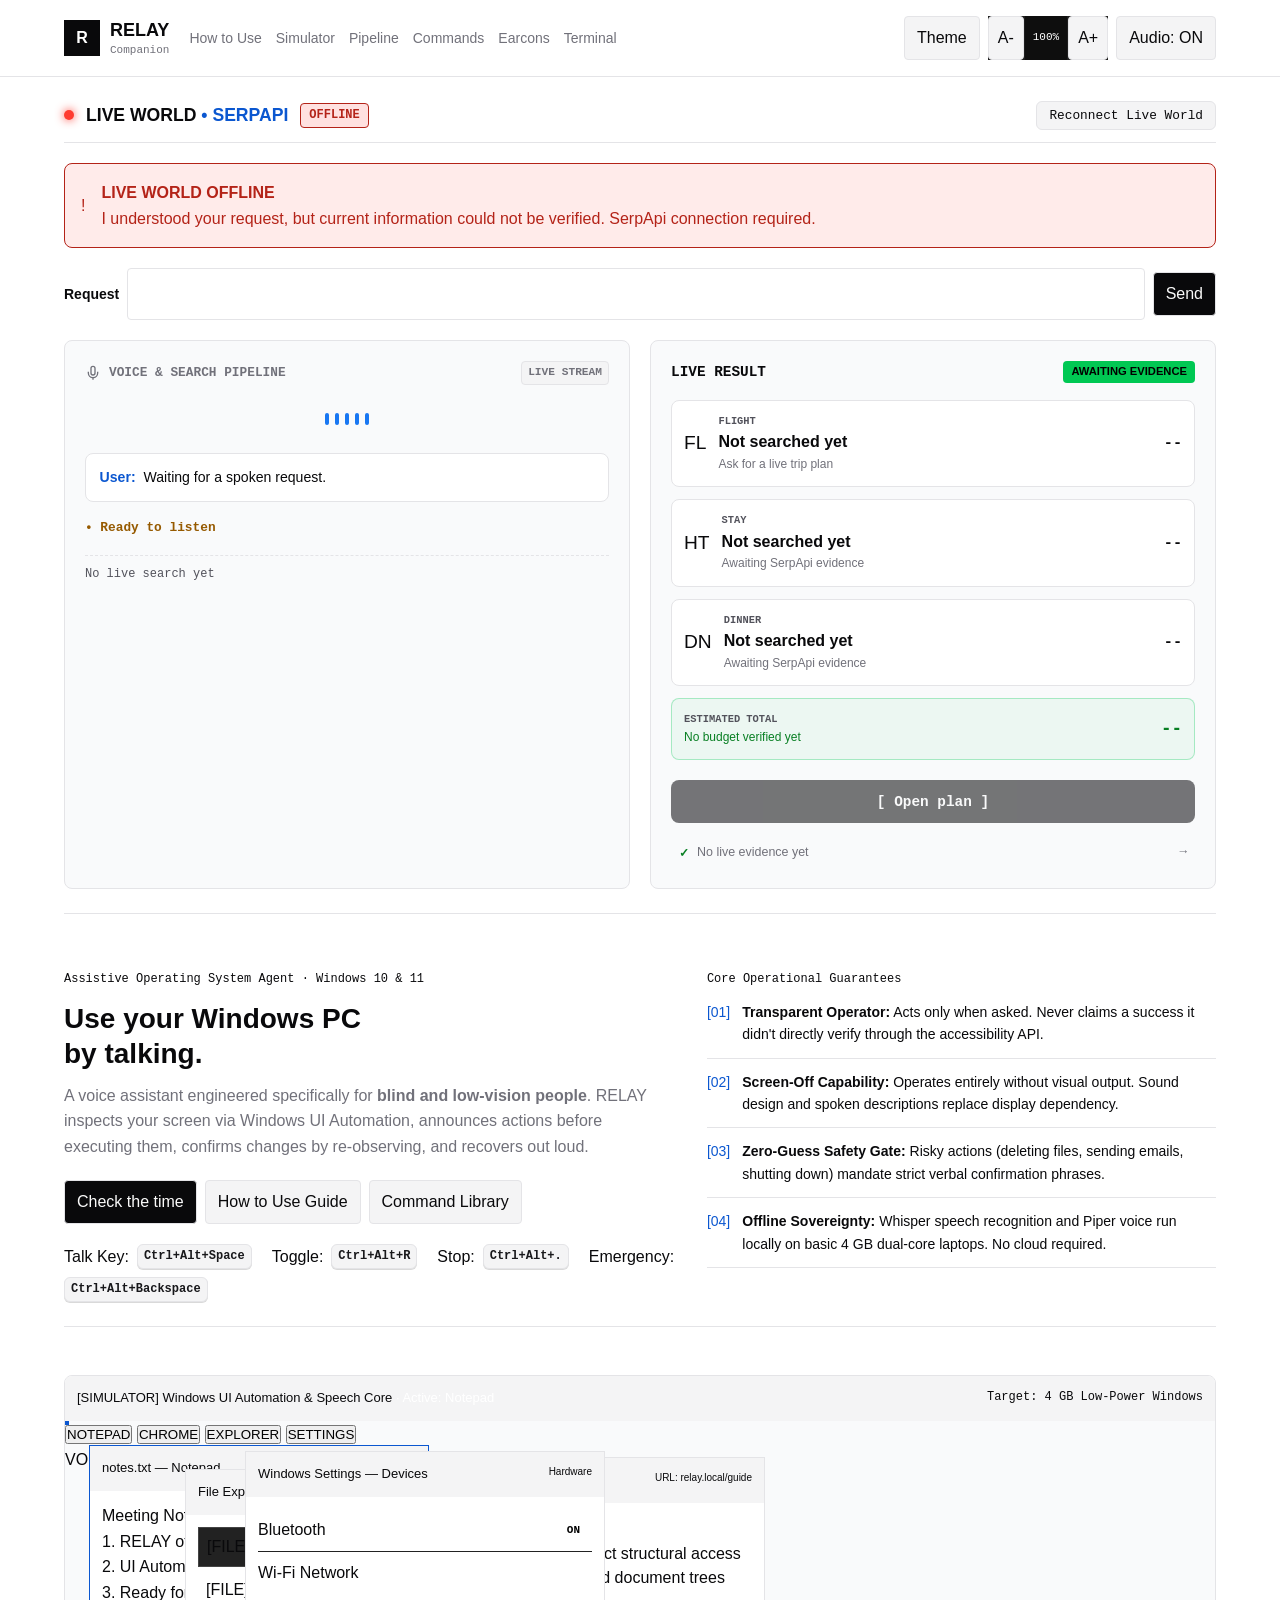
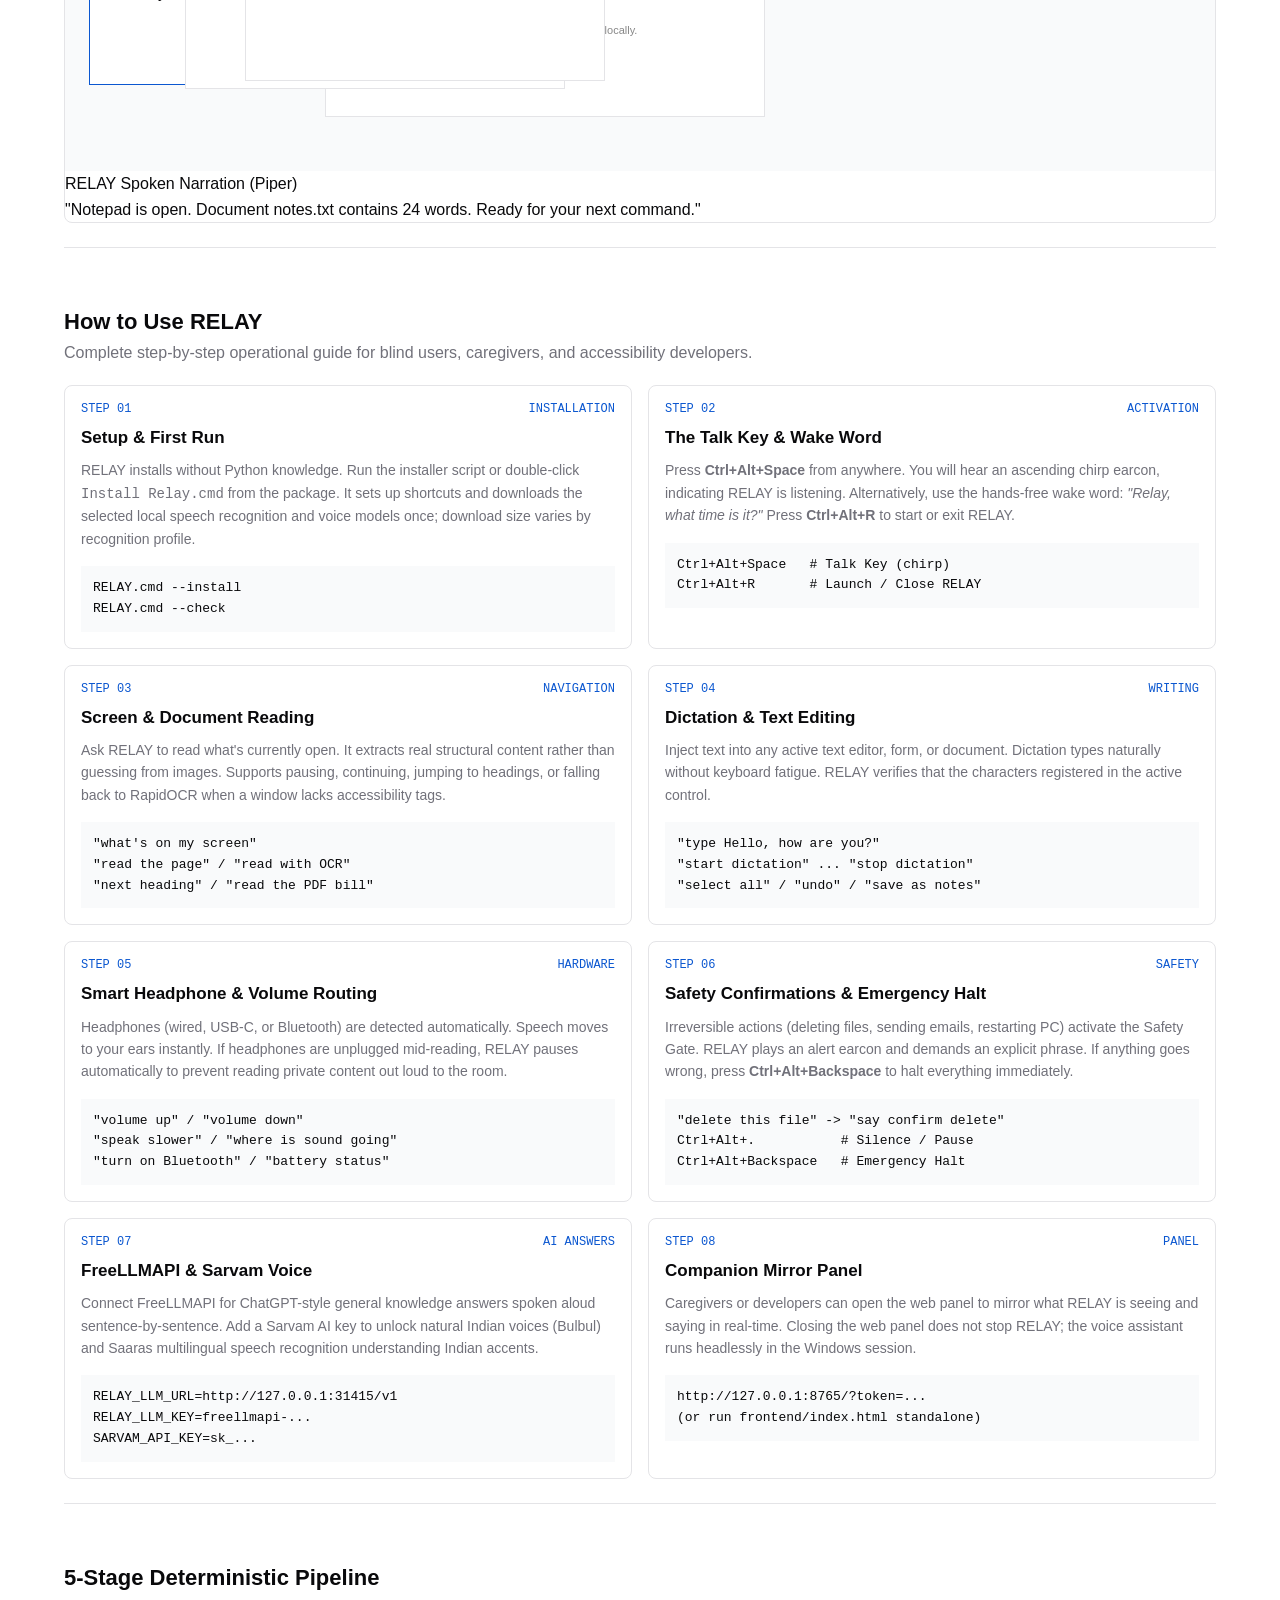
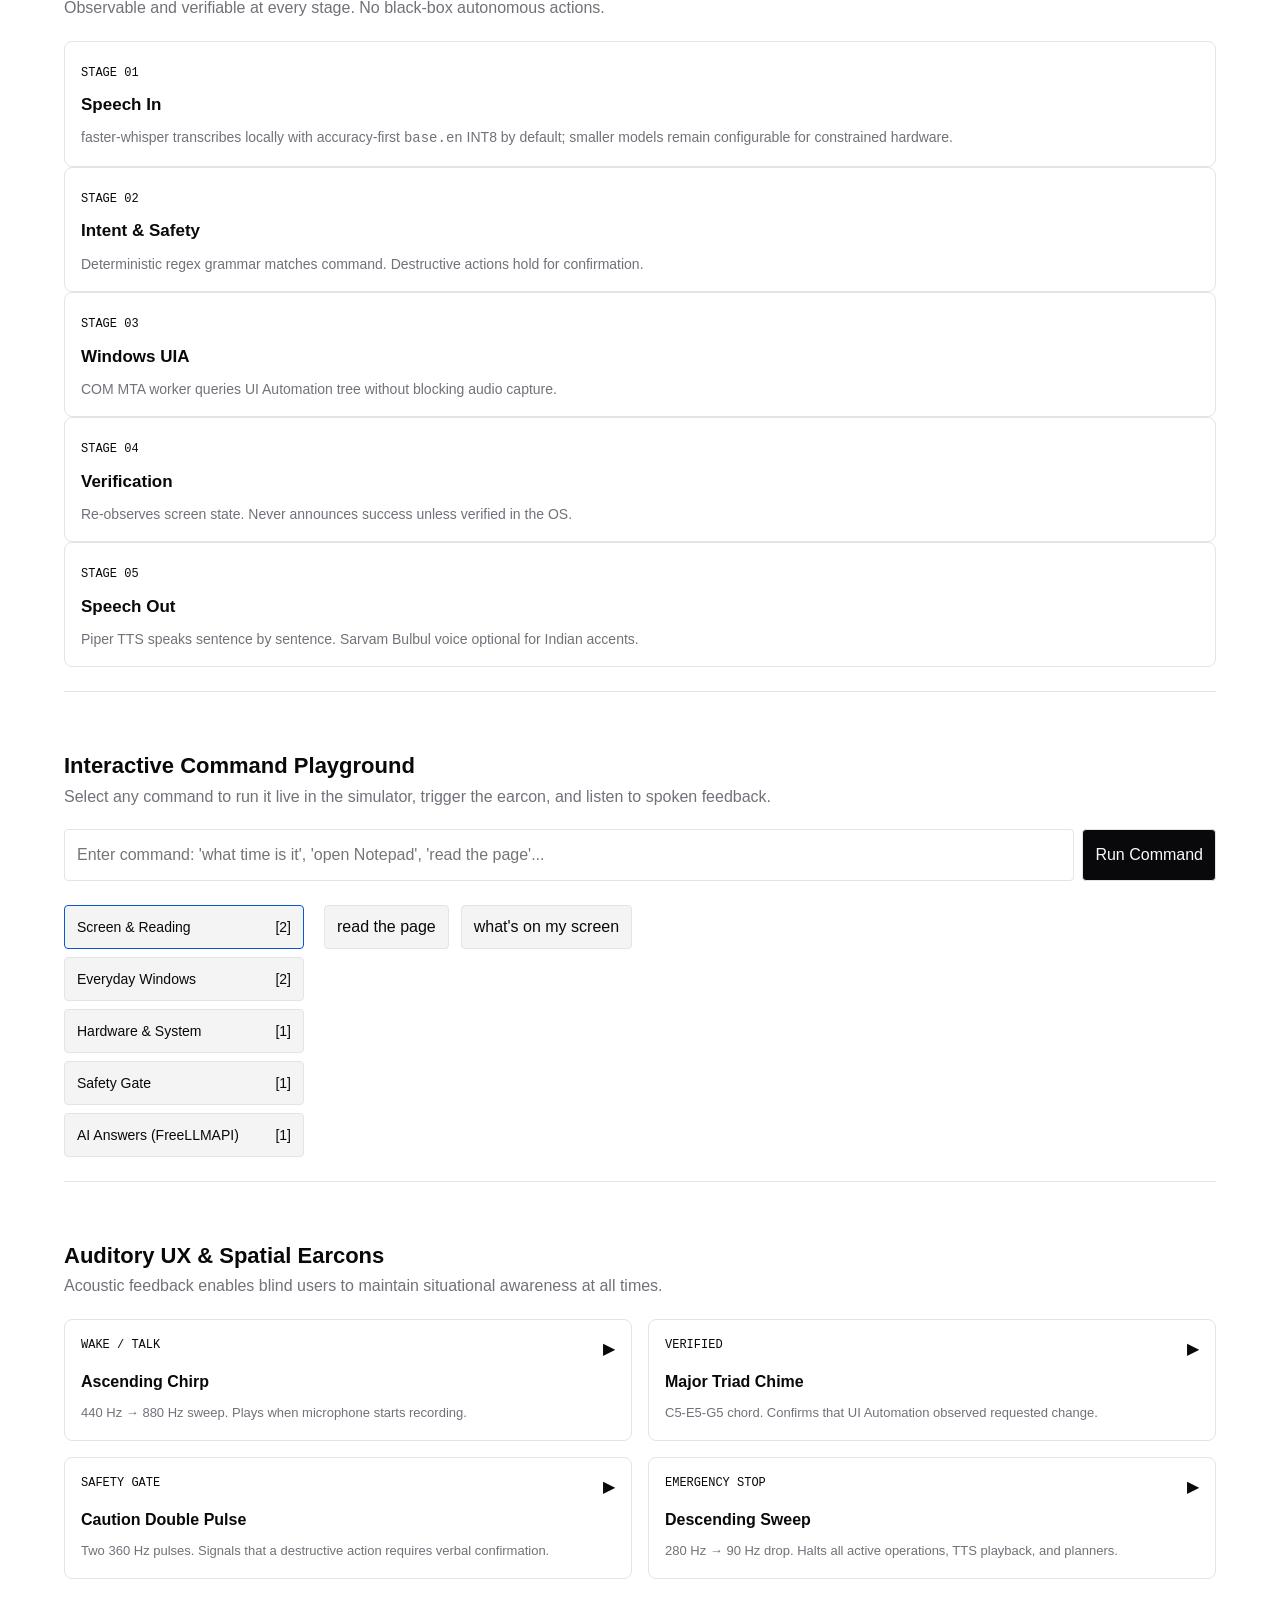
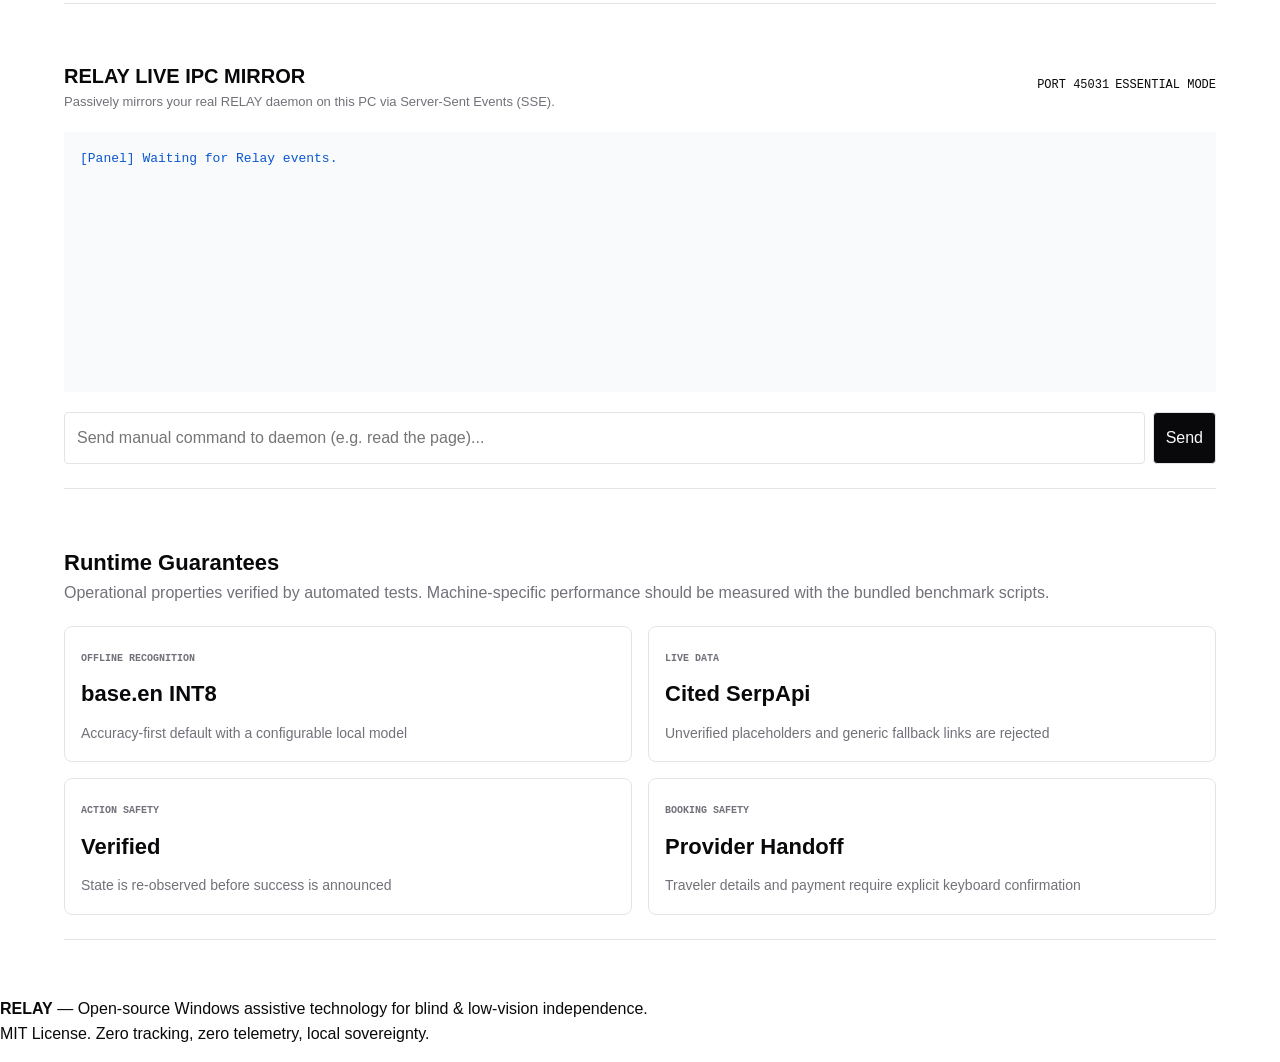
<file: frontend/panel.html>
<!DOCTYPE html>
<html lang="en" data-theme="dark">
<head>
  <meta charset="utf-8" />
  <meta name="viewport" content="width=device-width, initial-scale=1" />
  <title>RELAY — Accessible Windows Voice Assistant Panel</title>
  <meta name="description" content="RELAY is an accessible, transparent voice assistant designed for blind and low-vision individuals to use Windows 10 & 11 by talking. 100% offline core with UI Automation." />
  <link rel="icon" href="data:," />
  <link rel="stylesheet" href="style.css" />
</head>
<body>

  <!-- Screen Reader Live Announcer Region -->
  <div id="srAnnouncer" class="sr-only" role="status" aria-live="polite" aria-atomic="true"></div>

  <!-- Keyboard Skip Links -->
  <a href="#main-content" class="skip-link">Skip to main content</a>
  <a href="#how-to-use" class="skip-link">Skip to how to use guide</a>
  <a href="#simulator" class="skip-link">Skip to desktop simulator</a>
  <a href="#commands" class="skip-link">Skip to voice commands</a>

  <!-- Header -->
  <header class="app-header" role="banner">
    <div class="header-inner">
      <a href="#" class="brand" aria-label="RELAY Home">
        <div class="brand-symbol" aria-hidden="true">R</div>
        <div class="brand-title">
          <span>RELAY</span>
          <span class="sharp-badge live" id="ipcConnBadge">
            <span class="square-pulse" aria-hidden="true"></span>
            Companion
          </span>
        </div>
      </a>

      <!-- Navigation -->
      <nav class="nav-links" aria-label="Main Navigation">
        <a href="#how-to-use" class="nav-link">How to Use</a>
        <a href="#simulator" class="nav-link">Simulator</a>
        <a href="#pipeline" class="nav-link">Pipeline</a>
        <a href="#commands" class="nav-link">Commands</a>
        <a href="#soundboard" class="nav-link">Earcons</a>
        <a href="#mirror" class="nav-link">Terminal</a>
      </nav>

      <!-- Accessibility Toolset -->
      <div class="a11y-controls" role="toolbar" aria-label="Accessibility options">
        <button class="btn-ctrl" id="themeToggleBtn" type="button" title="Toggle Theme (Dark / High-Contrast / Light) [Alt+H]" aria-label="Toggle theme">
          <span>Theme</span>
        </button>

        <div style="display:flex; gap:1px; background:#1e1e1e;">
          <button class="btn-ctrl" id="fontMinusBtn" style="padding:6px 9px;" type="button" title="Decrease font size" aria-label="Decrease text size">A-</button>
          <span id="fontSizeIndicator" style="display:grid; place-items:center; font-family:var(--font-mono); font-size:11px; padding:0 8px; background:#0e0e0e; color:#fff;" aria-live="polite">100%</span>
          <button class="btn-ctrl" id="fontPlusBtn" style="padding:6px 9px;" type="button" title="Increase font size" aria-label="Increase text size">A+</button>
        </div>

        <button class="btn-ctrl active" id="soundToggleBtn" type="button" title="Toggle Sound Earcons" aria-label="Toggle audio cues" aria-pressed="true">
          <span>Audio: ON</span>
        </button>
      </div>
    </div>
  </header>

  <main id="main-content" role="main">
    <h1 class="sr-only">RELAY: The voice interface to the live world</h1>

    <!-- ================================================================= -->
    <!-- LIVE WORLD • SERPAPI INTERFACE                                    -->
    <!-- ================================================================= -->
    <section class="hero liveworld-hero" id="liveworld" aria-labelledby="liveworld-heading">
      <div class="liveworld-header-row">
        <div class="liveworld-brand">
          <span class="liveworld-pulse-dot" id="liveworldPulse" aria-hidden="true"></span>
          <h2 id="liveworld-heading" class="liveworld-title">LIVE WORLD <span class="liveworld-accent">• SERPAPI</span></h2>
          <span class="liveworld-status-tag offline" id="liveworldStatusTag" role="status">CHECKING</span>
        </div>
        
        <div class="liveworld-header-controls">
          <button id="disconnectDemoBtn" class="btn-liveworld-toggle" type="button" title="Toggle SerpApi Connection for Hackathon Demo">
            <span id="disconnectBtnLabel">Disconnect Live World</span>
          </button>
        </div>
      </div>

      <!-- Offline Warning Banner (Shown when disconnected) -->
      <div id="liveworldOfflineBanner" class="liveworld-offline-banner hidden" role="alert">
        <div class="offline-icon" aria-hidden="true">!</div>
        <div class="offline-copy">
          <strong>LIVE WORLD OFFLINE</strong>
          <p>I understood your request, but current information could not be verified. SerpApi connection required.</p>
        </div>
      </div>

      <form id="liveCommandForm" class="mirror-input-row live-command-form">
        <label for="liveCommandInput">Request</label>
        <input id="liveCommandInput" class="mirror-input" type="text" autocomplete="off" required />
        <button class="btn-sharp-primary" type="submit">Send</button>
      </form>
      <div class="liveworld-grid">

        <!-- Column 1: Live Voice & Action Trace Stream -->
        <div class="liveworld-card trace-card">
          <div class="card-section-title">
            <svg width="16" height="16" viewBox="0 0 24 24" fill="none" stroke="currentColor" stroke-width="2"><path d="M12 2a3 3 0 0 0-3 3v7a3 3 0 0 0 6 0V5a3 3 0 0 0-3-3z"/><path d="M19 10v2a7 7 0 0 1-14 0v-2"/><line x1="12" y1="19" x2="12" y2="22"/></svg>
            <span>Voice &amp; Search Pipeline</span>
            <span class="badge-live-tag">Live Stream</span>
          </div>

          <!-- Waveform Visualizer -->
          <div class="voice-wave-container" id="voiceWaveform" aria-hidden="true">
            <div class="wave-bar b1"></div>
            <div class="wave-bar b2"></div>
            <div class="wave-bar b3"></div>
            <div class="wave-bar b4"></div>
            <div class="wave-bar b5"></div>
          </div>

          <!-- Live Transcript -->
          <div class="live-transcript-box" id="liveTranscript" role="status" aria-live="polite" aria-atomic="true">
            <span class="prompt-speaker" id="transcriptSpeaker">User:</span> <span id="transcriptText">Waiting for a spoken request.</span>
          </div>

          <!-- Action Trace Step List -->
          <div class="minimal-action-trace" id="actionTraceStream" role="log" aria-live="polite" aria-label="Live search progress">
            <div class="trace-step active"><span class="step-icon">•</span> Ready to listen</div>
          </div>

          <!-- Telemetry Accordion -->
          <div class="telemetry-bar" id="telemetryBar" role="status" aria-live="polite">
            <span class="telemetry-item">No live search yet</span>
          </div>
        </div>

        <!-- Column 2: Grounded Result Card -->
        <div class="liveworld-card result-card" id="resultCard">
          <div class="result-card-header">
            <span class="location-label" id="resultLocation">LIVE RESULT</span>
            <span class="plan-badge" id="resultBadge">Awaiting evidence</span>
          </div>

          <h3 id="resultTitle" hidden></h3>
          <p id="resultAnswer" hidden></p>
          <div class="plan-details-grid">
            <!-- Flight Item -->
            <div class="plan-row" id="flightResultRow">
              <div class="plan-row-icon" aria-hidden="true">FL</div>
              <div class="plan-row-info">
                <span class="plan-row-type">FLIGHT</span>
                <strong id="flightTitle">Not searched yet</strong>
                <span class="plan-row-sub" id="flightTimes">Ask for a live trip plan</span>
              </div>
              <div class="plan-row-val" id="flightPrice">--</div>
            </div>

            <!-- Stay Item -->
            <div class="plan-row" id="hotelResultRow">
              <div class="plan-row-icon" aria-hidden="true">HT</div>
              <div class="plan-row-info">
                <span class="plan-row-type">STAY</span>
                <strong id="hotelTitle">Not searched yet</strong>
                <span class="plan-row-sub" id="hotelRating">Awaiting SerpApi evidence</span>
              </div>
              <div class="plan-row-val" id="hotelPrice">--</div>
            </div>

            <!-- Dinner Item -->
            <div class="plan-row" id="dinnerResultRow">
              <div class="plan-row-icon" aria-hidden="true">DN</div>
              <div class="plan-row-info">
                <span class="plan-row-type">DINNER</span>
                <strong id="dinnerTitle">Not searched yet</strong>
                <span class="plan-row-sub" id="dinnerDist">Awaiting SerpApi evidence</span>
              </div>
              <div class="plan-row-val" id="dinnerPrice">--</div>
            </div>

            <!-- Total Budget Item -->
            <div class="plan-row total-row" id="totalResultRow">
              <div class="plan-row-info">
                <span class="plan-row-type">ESTIMATED TOTAL</span>
                <span class="savings-note" id="savingsNote">No budget verified yet</span>
              </div>
              <div class="plan-row-val total-val" id="totalPrice">--</div>
            </div>
          </div>

          <!-- Primary Action Button -->
          <div class="result-action-bar">
            <button class="btn-action-primary" id="openPlanBtn" type="button" disabled>
              <span>[ Open plan ]</span>
            </button>
          </div>

          <!-- Provenance Footer Link -->
          <button class="result-provenance-footer" id="evidenceTrigger" type="button" aria-expanded="false" aria-controls="evidenceDrawer">
            <span class="prov-icon">✓</span>
            <span id="evidenceCountLabel">No live evidence yet</span>
            <span class="open-drawer-arrow">→</span>
          </button>
        </div>

      </div>
    </section>

    <!-- Slide-Out Evidence Drawer -->
    <aside id="evidenceDrawer" class="evidence-drawer" role="dialog" aria-modal="true" aria-hidden="true" aria-labelledby="evidenceDrawerTitle" tabindex="-1" inert>
      <div class="drawer-header">
        <div>
          <h3 id="evidenceDrawerTitle">LIVE EVIDENCE</h3>
          <span class="drawer-sub">Powered by SerpApi</span>
        </div>
        <button id="closeDrawerBtn" class="close-drawer-btn" type="button" aria-label="Close live evidence">&times;</button>
      </div>
      <div class="drawer-body" id="evidenceDrawerBody">
        <div class="evidence-item-card">
          <div class="item-engine-badge">LIVE EVIDENCE</div>
          <div class="item-title">No SerpApi results have been retrieved yet.</div>
          <div class="item-val-row">Ask a live-world question to populate this drawer.</div>
        </div>
      </div>
    </aside>

    <!-- Hero Section -->
    <section class="hero" aria-labelledby="hero-title">
      <div class="hero-grid">
        <div class="hero-copy">
          <div class="mono-tag">
            Assistive Operating System Agent · Windows 10 & 11
          </div>

          <h2 class="hero-title" id="hero-title">
            Use your Windows PC
            <span class="sub-heading">by talking.</span>
          </h2>

          <p class="hero-desc">
            A voice assistant engineered specifically for <strong>blind and low-vision people</strong>. RELAY inspects your screen via Windows UI Automation, announces actions before executing them, confirms changes by re-observing, and recovers out loud.
          </p>

          <div class="hero-actions">
            <button class="btn-sharp-primary" id="heroDemoBtn" type="button">
              <span>▶ Run Live Demo</span>
            </button>
            <a href="#how-to-use" class="btn-sharp-secondary">How to Use Guide</a>
            <a href="#commands" class="btn-sharp-secondary">Command Library</a>
          </div>

          <div class="keycap-row" aria-label="Keyboard Shortcuts">
            <span>Talk Key:</span> <kbd class="kbd">Ctrl+Alt+Space</kbd>
            <span style="margin-left:12px;">Toggle:</span> <kbd class="kbd">Ctrl+Alt+R</kbd>
            <span style="margin-left:12px;">Stop:</span> <kbd class="kbd">Ctrl+Alt+.</kbd>
            <span style="margin-left:12px;">Emergency:</span> <kbd class="kbd">Ctrl+Alt+Backspace</kbd>
          </div>
        </div>

        <!-- Principles Box -->
        <div class="hero-box">
          <div class="hero-box-header">Core Operational Guarantees</div>
          <ul class="principle-list">
            <li class="principle-item">
              <span class="principle-num">[01]</span>
              <span><strong>Transparent Operator:</strong> Acts only when asked. Never claims a success it didn't directly verify through the accessibility API.</span>
            </li>
            <li class="principle-item">
              <span class="principle-num">[02]</span>
              <span><strong>Screen-Off Capability:</strong> Operates entirely without visual output. Sound design and spoken descriptions replace display dependency.</span>
            </li>
            <li class="principle-item">
              <span class="principle-num">[03]</span>
              <span><strong>Zero-Guess Safety Gate:</strong> Risky actions (deleting files, sending emails, shutting down) mandate strict verbal confirmation phrases.</span>
            </li>
            <li class="principle-item">
              <span class="principle-num">[04]</span>
              <span><strong>Offline Sovereignty:</strong> Whisper speech recognition and Piper voice run locally on basic 4 GB dual-core laptops. No cloud required.</span>
            </li>
          </ul>
        </div>
      </div>
    </section>

    <!-- Interactive Desktop & UI Automation Simulator -->
    <section class="hero" id="simulator" style="padding-top:16px;" aria-labelledby="sim-heading">
      <div class="sim-container">
        <!-- Simulator Window Header -->
        <div class="sim-header">
          <div class="sim-title" id="sim-heading">
            <span>[SIMULATOR]</span>
            <span>Windows UI Automation & Speech Core</span>
            <span style="color:#ffffff;">· Active: <span id="currentActiveApp">Notepad</span></span>
          </div>
          <div class="sharp-badge">
            Target: 4 GB Low-Power Windows
          </div>
        </div>

        <!-- Simulated Desktop Canvas -->
        <div class="sim-desktop" id="simDesktop" aria-label="Simulated Windows Desktop">

          <!-- UI Automation Dynamic Highlight Box -->
          <div class="sim-focus-box" id="simFocusBox" aria-hidden="true"></div>

          <!-- App Window: Notepad -->
          <div class="sim-app-window active" id="simNotepadWindow" style="top:24px; left:24px; width:340px; height:240px;">
            <div class="sim-app-titlebar">
              <span>notes.txt — Notepad</span>
              <button id="notepadSaveBtn" style="background:#222; border:1px solid #444; color:#fff; padding:1px 6px; font-size:10px; font-family:var(--font-mono); cursor:pointer;">Save</button>
            </div>
            <div class="sim-app-content" id="simNotepadContent">
              Meeting Notes - 12:45 PM<br />
              1. RELAY offline voice setup verified.<br />
              2. UI Automation focus verified.<br />
              3. Ready for spoken commands.<br />
              <span style="display:inline-block; width:8px; height:14px; background:#fff; animation:squareBlink 1s infinite;"></span>
            </div>
          </div>

          <!-- App Window: Google Chrome -->
          <div class="sim-app-window inactive" id="simChromeWindow" style="top:36px; left:260px; width:440px; height:260px;">
            <div class="sim-app-titlebar">
              <span>Chromium Browser — Assistive Tech</span>
              <span style="font-size:10px;">URL: relay.local/guide</span>
            </div>
            <div class="sim-app-content">
              <h4 style="color:#ffffff; margin-bottom:6px; font-size:13px;">Screen Reader Accessibility</h4>
              <p id="chromeArticleP1" style="line-height:1.5; margin-bottom:8px;">
                Windows UI Automation provides direct structural access to buttons, editable text, list items, and document trees without visual rendering.
              </p>
              <p style="color:#888; font-size:11px;">Paragraph 2: faster-whisper transcribes spoken words locally.</p>
            </div>
          </div>

          <!-- App Window: File Explorer -->
          <div class="sim-app-window inactive" id="simExplorerWindow" style="top:48px; left:120px; width:380px; height:220px;">
            <div class="sim-app-titlebar">
              <span>File Explorer — Documents</span>
              <span style="font-size:10px;">3 items</span>
            </div>
            <div class="sim-app-content">
              <div id="explorerSelectedItem" style="padding:6px 8px; background:#222; border:1px solid #444; display:flex; align-items:center; gap:8px;">
                <span>[FILE]</span>
                <strong>report-draft.docx</strong>
                <span style="margin-left:auto; font-size:10px; color:#888;">14 KB</span>
              </div>
              <div style="padding:6px 8px; display:flex; align-items:center; gap:8px; margin-top:4px;">
                <span>[FILE]</span>
                <span>budget-2026.xlsx</span>
                <span style="margin-left:auto; font-size:10px; color:#888;">42 KB</span>
              </div>
            </div>
          </div>

          <!-- App Window: Windows Settings -->
          <div class="sim-app-window inactive" id="simSettingsWindow" style="top:30px; left:180px; width:360px; height:230px;">
            <div class="sim-app-titlebar">
              <span>Windows Settings — Devices</span>
              <span style="font-size:10px;">Hardware</span>
            </div>
            <div class="sim-app-content">
              <div style="display:flex; justify-content:space-between; align-items:center; padding:8px 0; border-bottom:1px solid #222;">
                <span>Bluetooth</span>
                <button id="btToggleSwitch" style="background:#ffffff; color:#000; border:none; padding:3px 12px; font-weight:800; font-size:11px; font-family:var(--font-mono);">ON</button>
              </div>
              <div style="display:flex; justify-content:space-between; align-items:center; padding:8px 0;">
                <span>Wi-Fi Network</span>
                <span style="color:#ffffff; font-size:11px;">Connected (5 GHz)</span>
              </div>
            </div>
          </div>

          <!-- Taskbar -->
          <div class="sim-taskbar" role="toolbar" aria-label="Simulated Windows Taskbar">
            <div class="sim-taskbar-apps">
              <button class="sim-taskbar-icon running" id="tbNotepad" type="button" title="Notepad">NOTEPAD</button>
              <button class="sim-taskbar-icon" id="tbChrome" type="button" title="Chrome">CHROME</button>
              <button class="sim-taskbar-icon" id="tbExplorer" type="button" title="File Explorer">EXPLORER</button>
              <button class="sim-taskbar-icon" id="tbSettings" type="button" title="Settings">SETTINGS</button>
            </div>
            <div class="sim-taskbar-tray">
              <span>VOL 80%</span>
              <span>BAT 88%</span>
              <span id="desktopClock">12:47 PM</span>
            </div>
          </div>

        </div>

        <!-- Spoken Audio Narration Banner -->
        <div class="sim-speech-banner" role="region" aria-label="Speech Output">
          <div class="sim-waveform-box" id="simWaveform" title="Speech audio waveform" aria-hidden="true">
            <span class="waveform-bar"></span>
            <span class="waveform-bar"></span>
            <span class="waveform-bar"></span>
            <span class="waveform-bar"></span>
            <span class="waveform-bar"></span>
          </div>
          <div>
            <div class="sim-voice-tag" id="simVoiceTag">RELAY Spoken Narration (Piper)</div>
            <div class="sim-speech-text" id="simSpeechText" aria-live="polite">
              "Notepad is open. Document notes.txt contains 24 words. Ready for your next command."
            </div>
          </div>
        </div>
      </div>
    </section>

    <!-- Comprehensive HOW TO USE Section -->
    <section class="how-to-section" id="how-to-use" aria-labelledby="how-to-heading">
      <div class="section-head">
        <h2 id="how-to-heading">How to Use RELAY</h2>
        <p>Complete step-by-step operational guide for blind users, caregivers, and accessibility developers.</p>
      </div>

      <div class="how-to-grid">
        <!-- Step 1 -->
        <div class="how-to-card">
          <div class="how-to-step-num">
            <span>STEP 01</span>
            <span>INSTALLATION</span>
          </div>
          <h3>Setup & First Run</h3>
          <p>
            RELAY installs without Python knowledge. Run the installer script or double-click <code>Install Relay.cmd</code> from the package. It sets up shortcuts and downloads the selected local speech recognition and voice models once; download size varies by recognition profile.
          </p>
          <div class="code-snippet">RELAY.cmd --install
RELAY.cmd --check</div>
        </div>

        <!-- Step 2 -->
        <div class="how-to-card">
          <div class="how-to-step-num">
            <span>STEP 02</span>
            <span>ACTIVATION</span>
          </div>
          <h3>The Talk Key & Wake Word</h3>
          <p>
            Press <strong>Ctrl+Alt+Space</strong> from anywhere. You will hear an ascending chirp earcon, indicating RELAY is listening. Alternatively, use the hands-free wake word: <em>"Relay, what time is it?"</em> Press <strong>Ctrl+Alt+R</strong> to start or exit RELAY.
          </p>
          <div class="code-snippet">Ctrl+Alt+Space   # Talk Key (chirp)
Ctrl+Alt+R       # Launch / Close RELAY</div>
        </div>

        <!-- Step 3 -->
        <div class="how-to-card">
          <div class="how-to-step-num">
            <span>STEP 03</span>
            <span>NAVIGATION</span>
          </div>
          <h3>Screen & Document Reading</h3>
          <p>
            Ask RELAY to read what's currently open. It extracts real structural content rather than guessing from images. Supports pausing, continuing, jumping to headings, or falling back to RapidOCR when a window lacks accessibility tags.
          </p>
          <div class="code-snippet">"what's on my screen"
"read the page" / "read with OCR"
"next heading" / "read the PDF bill"</div>
        </div>

        <!-- Step 4 -->
        <div class="how-to-card">
          <div class="how-to-step-num">
            <span>STEP 04</span>
            <span>WRITING</span>
          </div>
          <h3>Dictation & Text Editing</h3>
          <p>
            Inject text into any active text editor, form, or document. Dictation types naturally without keyboard fatigue. RELAY verifies that the characters registered in the active control.
          </p>
          <div class="code-snippet">"type Hello, how are you?"
"start dictation" ... "stop dictation"
"select all" / "undo" / "save as notes"</div>
        </div>

        <!-- Step 5 -->
        <div class="how-to-card">
          <div class="how-to-step-num">
            <span>STEP 05</span>
            <span>HARDWARE</span>
          </div>
          <h3>Smart Headphone & Volume Routing</h3>
          <p>
            Headphones (wired, USB-C, or Bluetooth) are detected automatically. Speech moves to your ears instantly. If headphones are unplugged mid-reading, RELAY pauses automatically to prevent reading private content out loud to the room.
          </p>
          <div class="code-snippet">"volume up" / "volume down"
"speak slower" / "where is sound going"
"turn on Bluetooth" / "battery status"</div>
        </div>

        <!-- Step 6 -->
        <div class="how-to-card">
          <div class="how-to-step-num">
            <span>STEP 06</span>
            <span>SAFETY</span>
          </div>
          <h3>Safety Confirmations & Emergency Halt</h3>
          <p>
            Irreversible actions (deleting files, sending emails, restarting PC) activate the Safety Gate. RELAY plays an alert earcon and demands an explicit phrase. If anything goes wrong, press <strong>Ctrl+Alt+Backspace</strong> to halt everything immediately.
          </p>
          <div class="code-snippet">"delete this file" -> "say confirm delete"
Ctrl+Alt+.           # Silence / Pause
Ctrl+Alt+Backspace   # Emergency Halt</div>
        </div>

        <!-- Step 7 -->
        <div class="how-to-card">
          <div class="how-to-step-num">
            <span>STEP 07</span>
            <span>AI ANSWERS</span>
          </div>
          <h3>FreeLLMAPI & Sarvam Voice</h3>
          <p>
            Connect FreeLLMAPI for ChatGPT-style general knowledge answers spoken aloud sentence-by-sentence. Add a Sarvam AI key to unlock natural Indian voices (Bulbul) and Saaras multilingual speech recognition understanding Indian accents.
          </p>
          <div class="code-snippet">RELAY_LLM_URL=http://127.0.0.1:31415/v1
RELAY_LLM_KEY=freellmapi-...
SARVAM_API_KEY=sk_...</div>
        </div>

        <!-- Step 8 -->
        <div class="how-to-card">
          <div class="how-to-step-num">
            <span>STEP 08</span>
            <span>PANEL</span>
          </div>
          <h3>Companion Mirror Panel</h3>
          <p>
            Caregivers or developers can open the web panel to mirror what RELAY is seeing and saying in real-time. Closing the web panel does not stop RELAY; the voice assistant runs headlessly in the Windows session.
          </p>
          <div class="code-snippet">http://127.0.0.1:8765/?token=...
(or run frontend/index.html standalone)</div>
        </div>
      </div>
    </section>

    <!-- Transparent Operator Pipeline Stepper -->
    <section class="pipeline-section" id="pipeline" aria-labelledby="pipeline-heading">
      <div class="section-head">
        <h2 id="pipeline-heading">5-Stage Deterministic Pipeline</h2>
        <p>Observable and verifiable at every stage. No black-box autonomous actions.</p>
      </div>

      <div class="pipeline-stepper" id="pipelineStepper" role="list" aria-label="Execution Pipeline Steps">
        <div class="pipe-card active-step" id="pipeStep-0" role="listitem">
          <span class="pipe-badge">STAGE 01</span>
          <h3>Speech In</h3>
          <p>faster-whisper transcribes locally with accuracy-first <code>base.en</code> INT8 by default; smaller models remain configurable for constrained hardware.</p>
        </div>
        <div class="pipe-card" id="pipeStep-1" role="listitem">
          <span class="pipe-badge">STAGE 02</span>
          <h3>Intent & Safety</h3>
          <p>Deterministic regex grammar matches command. Destructive actions hold for confirmation.</p>
        </div>
        <div class="pipe-card" id="pipeStep-2" role="listitem">
          <span class="pipe-badge">STAGE 03</span>
          <h3>Windows UIA</h3>
          <p>COM MTA worker queries UI Automation tree without blocking audio capture.</p>
        </div>
        <div class="pipe-card" id="pipeStep-3" role="listitem">
          <span class="pipe-badge">STAGE 04</span>
          <h3>Verification</h3>
          <p>Re-observes screen state. Never announces success unless verified in the OS.</p>
        </div>
        <div class="pipe-card" id="pipeStep-4" role="listitem">
          <span class="pipe-badge">STAGE 05</span>
          <h3>Speech Out</h3>
          <p>Piper TTS speaks sentence by sentence. Sarvam Bulbul voice optional for Indian accents.</p>
        </div>
      </div>
    </section>

    <!-- Voice Command Playground -->
    <section class="playground-section" id="commands" aria-labelledby="commands-heading">
      <div class="section-head">
        <h2 id="commands-heading">Interactive Command Playground</h2>
        <p>Select any command to run it live in the simulator, trigger the earcon, and listen to spoken feedback.</p>
      </div>

      <!-- Custom Command Input Bar -->
      <form id="customCmdForm" style="display:flex; gap:8px; margin-bottom:24px;" role="search" aria-label="Try a custom command">
        <label for="customCmdInput" class="sr-only">Type or state a command</label>
        <input type="text" id="customCmdInput" class="mirror-input" placeholder="Enter command: 'what time is it', 'open Notepad', 'read the page'..." autocomplete="off" />
        <button type="submit" class="btn-sharp-primary" style="flex-shrink:0;">
          <span>Run Command</span>
        </button>
      </form>

      <div class="playground-grid">
        <!-- Categories -->
        <aside class="category-nav" role="tablist" aria-label="Command categories">
          <button class="cat-btn active" role="tab" aria-selected="true" data-category="screen">
            <span>Screen & Reading</span>
            <span>[2]</span>
          </button>
          <button class="cat-btn" role="tab" aria-selected="false" data-category="everyday">
            <span>Everyday Windows</span>
            <span>[2]</span>
          </button>
          <button class="cat-btn" role="tab" aria-selected="false" data-category="hardware">
            <span>Hardware & System</span>
            <span>[1]</span>
          </button>
          <button class="cat-btn" role="tab" aria-selected="false" data-category="safety">
            <span>Safety Gate</span>
            <span>[1]</span>
          </button>
          <button class="cat-btn" role="tab" aria-selected="false" data-category="ai">
            <span>AI Answers (FreeLLMAPI)</span>
            <span>[1]</span>
          </button>
        </aside>

        <!-- Command Cards -->
        <div class="command-cards-container" id="commandCardsGrid" role="tabpanel" aria-label="Commands">
          <!-- Dynamically populated via JS -->
        </div>
      </div>
    </section>

    <!-- Sound Design & Earcon Soundboard -->
    <section class="soundboard-section" id="soundboard" aria-labelledby="sound-heading">
      <div class="section-head">
        <h2 id="sound-heading">Auditory UX & Spatial Earcons</h2>
        <p>Acoustic feedback enables blind users to maintain situational awareness at all times.</p>
      </div>

      <div class="soundboard-grid">
        <div class="sound-card" data-sound="listen" tabindex="0" role="button" aria-label="Play Wake and Listen Earcon">
          <div class="sound-header">
            <span class="sharp-badge">WAKE / TALK</span>
            <div class="sound-play-icon" aria-hidden="true">▶</div>
          </div>
          <h3 style="font-size:var(--text-base); font-weight:700;">Ascending Chirp</h3>
          <p style="font-size:var(--text-xs); color:var(--text-secondary);">440 Hz → 880 Hz sweep. Plays when microphone starts recording.</p>
        </div>

        <div class="sound-card" data-sound="success" tabindex="0" role="button" aria-label="Play Verified Success Earcon">
          <div class="sound-header">
            <span class="sharp-badge">VERIFIED</span>
            <div class="sound-play-icon" aria-hidden="true">▶</div>
          </div>
          <h3 style="font-size:var(--text-base); font-weight:700;">Major Triad Chime</h3>
          <p style="font-size:var(--text-xs); color:var(--text-secondary);">C5-E5-G5 chord. Confirms that UI Automation observed requested change.</p>
        </div>

        <div class="sound-card" data-sound="alert" tabindex="0" role="button" aria-label="Play Safety Warning Earcon">
          <div class="sound-header">
            <span class="sharp-badge">SAFETY GATE</span>
            <div class="sound-play-icon" aria-hidden="true">▶</div>
          </div>
          <h3 style="font-size:var(--text-base); font-weight:700;">Caution Double Pulse</h3>
          <p style="font-size:var(--text-xs); color:var(--text-secondary);">Two 360 Hz pulses. Signals that a destructive action requires verbal confirmation.</p>
        </div>

        <div class="sound-card" data-sound="halt" tabindex="0" role="button" aria-label="Play Emergency Halt Earcon">
          <div class="sound-header">
            <span class="sharp-badge">EMERGENCY STOP</span>
            <div class="sound-play-icon" aria-hidden="true">▶</div>
          </div>
          <h3 style="font-size:var(--text-base); font-weight:700;">Descending Sweep</h3>
          <p style="font-size:var(--text-xs); color:var(--text-secondary);">280 Hz → 90 Hz drop. Halts all active operations, TTS playback, and planners.</p>
        </div>
      </div>
    </section>

    <!-- Live RELAY Daemon IPC Mirror & Console -->
    <section class="ipc-mirror-section" id="mirror" aria-labelledby="mirror-heading">
      <div class="mirror-panel">
        <div style="display:flex; justify-content:space-between; align-items:center; flex-wrap:wrap; gap:10px;">
          <div>
            <h2 id="mirror-heading" style="font-size:var(--text-lg); font-weight:800; text-transform:uppercase;">RELAY Live IPC Mirror</h2>
            <p style="font-size:var(--text-xs); color:var(--text-secondary);">
              Passively mirrors your real RELAY daemon on this PC via Server-Sent Events (SSE).
            </p>
          </div>
          <div style="display:flex; gap:6px;">
            <span class="sharp-badge" id="ipcPortLabel">LOCAL SESSION</span>
            <span class="sharp-badge">ESSENTIAL MODE</span>
          </div>
        </div>

        <div class="mirror-log-terminal" id="mirrorTerminal" role="log" aria-live="polite" aria-label="Live event telemetry log">
          <div class="terminal-entry perception">[Panel] Waiting for Relay events.</div>
        </div>

        <div class="mirror-input-row">
          <label for="mirrorCmdInput" class="sr-only">Send a command to Relay</label>
          <input type="text" class="mirror-input" id="mirrorCmdInput" placeholder="Send manual command to daemon (e.g. read the page)..." />
          <button class="btn-sharp-primary" id="mirrorSendBtn" type="button">Send</button>
        </div>
      </div>
    </section>

    <!-- Runtime properties -->
    <section class="metrics-section" aria-labelledby="metrics-heading">
      <div class="section-head">
        <h2 id="metrics-heading">Runtime Guarantees</h2>
        <p>Operational properties verified by automated tests. Machine-specific performance should be measured with the bundled benchmark scripts.</p>
      </div>

      <div class="metrics-grid">
        <div class="metric-card">
          <span style="font-family:var(--font-mono); font-size:10px; text-transform:uppercase; color:var(--text-secondary); font-weight:700;">Offline Recognition</span>
          <div class="metric-val">base.en INT8</div>
          <span class="metric-sub">Accuracy-first default with a configurable local model</span>
        </div>

        <div class="metric-card">
          <span style="font-family:var(--font-mono); font-size:10px; text-transform:uppercase; color:var(--text-secondary); font-weight:700;">Live Data</span>
          <div class="metric-val">Cited SerpApi</div>
          <span class="metric-sub">Unverified placeholders and generic fallback links are rejected</span>
        </div>

        <div class="metric-card">
          <span style="font-family:var(--font-mono); font-size:10px; text-transform:uppercase; color:var(--text-secondary); font-weight:700;">Action Safety</span>
          <div class="metric-val">Verified</div>
          <span class="metric-sub">State is re-observed before success is announced</span>
        </div>

        <div class="metric-card">
          <span style="font-family:var(--font-mono); font-size:10px; text-transform:uppercase; color:var(--text-secondary); font-weight:700;">Booking Safety</span>
          <div class="metric-val">Provider Handoff</div>
          <span class="metric-sub">Traveler details and payment require explicit keyboard confirmation</span>
        </div>
      </div>
    </section>

  </main>

  <!-- Footer -->
  <footer class="app-footer" role="contentinfo">
    <div class="footer-inner">
      <div class="footer-text">
        <strong>RELAY</strong> — Open-source Windows assistive technology for blind & low-vision independence.<br />
        MIT License. Zero tracking, zero telemetry, local sovereignty.
      </div>
      <div style="display:flex; gap:16px; font-family:var(--font-mono); font-size:11px;">
        <a href="https://github.com/tashfeenahmed/freellmapi" target="_blank" rel="noopener noreferrer" style="color:#ffffff;">FreeLLMAPI</a>
        <a href="https://dashboard.sarvam.ai" target="_blank" rel="noopener noreferrer" style="color:#ffffff;">Sarvam AI</a>
      </div>
    </div>
  </footer>

  <script src="app.js"></script>
</body>
</html>
</file>
<file: style.css>
/* ==========================================================================
   RELAY — Minimalist Vercel / shadcn-ui Design System
   Monochromatic, high-contrast, accessible, with playful jumping logo balls
   ========================================================================== */

/* Design Tokens */
:root {
  --font-sans: 'Inter', -apple-system, BlinkMacSystemFont, "Segoe UI", Roboto, sans-serif;
  --font-mono: 'JetBrains Mono', Consolas, "SF Mono", monospace;

  /* Light Theme (Default clean white) */
  --bg: #ffffff;
  --bg-subtle: #f9fafb;
  --fg: #09090b;
  --fg-muted: #71717a;
  --fg-subtle: #a1a1aa;

  --card: #ffffff;
  --card-hover: #fafafa;
  --border: #e4e4e7;
  --border-hover: #d4d4d8;

  --btn-primary-bg: #09090b;
  --btn-primary-fg: #fafafa;
  --btn-primary-hover: #27272a;

  --btn-secondary-bg: #f4f4f5;
  --btn-secondary-fg: #09090b;
  --btn-secondary-hover: #e4e4e7;

  --kbd-bg: #f4f4f5;
  --kbd-border: #d4d4d8;
  --kbd-fg: #18181b;

  --badge-bg: #f4f4f5;
  --badge-fg: #18181b;
  --badge-border: #e4e4e7;

  --logo-text-fill: #09090b;
  --header-bg: rgba(255, 255, 255, 0.85);
  --header-border: #e4e4e7;
  --shadow-sm: 0 1px 2px 0 rgba(0, 0, 0, 0.04);
  --shadow-md: 0 4px 6px -1px rgba(0, 0, 0, 0.06), 0 2px 4px -2px rgba(0, 0, 0, 0.04);
  --shadow-lg: 0 10px 15px -3px rgba(0, 0, 0, 0.08), 0 4px 6px -4px rgba(0, 0, 0, 0.04);
}

[data-theme="dark"] {
  /* Dark Theme (Pure zinc/black) */
  --bg: #09090b;
  --bg-subtle: #121215;
  --fg: #f4f4f5;
  --fg-muted: #a1a1aa;
  --fg-subtle: #71717a;

  --card: #141416;
  --card-hover: #1c1c1f;
  --border: #27272a;
  --border-hover: #3f3f46;

  --btn-primary-bg: #f4f4f5;
  --btn-primary-fg: #09090b;
  --btn-primary-hover: #e4e4e7;

  --btn-secondary-bg: #27272a;
  --btn-secondary-fg: #f4f4f5;
  --btn-secondary-hover: #3f3f46;

  --kbd-bg: #1c1c1f;
  --kbd-border: #3f3f46;
  --kbd-fg: #f4f4f5;

  --badge-bg: #1c1c1f;
  --badge-fg: #e4e4e7;
  --badge-border: #27272a;

  --logo-text-fill: #f4f4f5;
  --header-bg: rgba(9, 9, 11, 0.85);
  --header-border: #27272a;
  --shadow-sm: 0 1px 2px 0 rgba(0, 0, 0, 0.3);
  --shadow-md: 0 4px 6px -1px rgba(0, 0, 0, 0.4), 0 2px 4px -2px rgba(0, 0, 0, 0.3);
  --shadow-lg: 0 10px 15px -3px rgba(0, 0, 0, 0.5), 0 4px 6px -4px rgba(0, 0, 0, 0.4);
}

/* Reset & Foundation */
*, *::before, *::after {
  box-sizing: border-box;
  margin: 0;
  padding: 0;
}

html {
  font-size: 16px;
  scroll-behavior: smooth;
  -webkit-font-smoothing: antialiased;
  -moz-osx-font-smoothing: grayscale;
}

body {
  font-family: var(--font-sans);
  background-color: var(--bg);
  color: var(--fg);
  line-height: 1.6;
  min-height: 100vh;
  transition: background-color 0.2s ease, color 0.2s ease;
}

/* ==========================================================================
   Header / Sticky Navbar
   ========================================================================== */
.navbar {
  position: sticky;
  top: 0;
  z-index: 100;
  background-color: var(--header-bg);
  backdrop-filter: blur(12px);
  -webkit-backdrop-filter: blur(12px);
  border-bottom: 1px solid var(--header-border);
  height: 64px;
  display: flex;
  align-items: center;
}

.nav-container {
  max-width: 1080px;
  margin: 0 auto;
  padding: 0 24px;
  width: 100%;
  display: flex;
  align-items: center;
  justify-content: space-between;
}

/* Brand & Interactive Jumping Logo */
.brand-logo {
  display: inline-flex;
  align-items: center;
  text-decoration: none;
  cursor: pointer;
  outline: none;
}

.relay-svg-logo {
  height: 38px;
  width: auto;
  overflow: visible;
}

.logo-text {
  fill: var(--logo-text-fill);
  transition: fill 0.2s ease;
}

/* Interactive Balls Micro-Animation */
.logo-ball {
  transform-origin: 50% 50%;
  transition: transform 0.45s cubic-bezier(0.34, 1.56, 0.64, 1);
  cursor: pointer;
  outline: none;
}

.logo-ball:hover,
.logo-ball.jumping {
  animation: ballJump 0.6s cubic-bezier(0.34, 1.56, 0.64, 1);
}

@keyframes ballJump {
  0% {
    transform: translateY(0) scale(1, 1);
  }
  30% {
    transform: translateY(-16px) scale(1.15, 0.9) rotate(-6deg);
  }
  50% {
    transform: translateY(-8px) scale(0.95, 1.05) rotate(3deg);
  }
  75% {
    transform: translateY(2px) scale(1.05, 0.95);
  }
  100% {
    transform: translateY(0) scale(1, 1) rotate(0deg);
  }
}

/* Cascade wave jump when hovering over the logo container */
.brand-logo:hover .ball-blue {
  animation: ballJump 0.55s cubic-bezier(0.34, 1.56, 0.64, 1) 0.00s;
}
.brand-logo:hover .ball-yellow {
  animation: ballJump 0.55s cubic-bezier(0.34, 1.56, 0.64, 1) 0.08s;
}
.brand-logo:hover .ball-green {
  animation: ballJump 0.55s cubic-bezier(0.34, 1.56, 0.64, 1) 0.16s;
}
.brand-logo:hover .ball-red {
  animation: ballJump 0.55s cubic-bezier(0.34, 1.56, 0.64, 1) 0.24s;
}

/* Navigation Menu */
.nav-menu {
  display: flex;
  align-items: center;
  gap: 6px;
}

.nav-item {
  display: inline-flex;
  align-items: center;
  padding: 6px 14px;
  font-size: 14px;
  font-weight: 500;
  color: var(--fg-muted);
  text-decoration: none;
  border-radius: 6px;
  transition: all 0.15s ease;
}

.nav-item:hover,
.nav-item.active {
  color: var(--fg);
  background-color: var(--card-hover);
}

/* Navbar Actions (Status badge + Theme toggle + Direct CTA) */
.nav-actions {
  display: flex;
  align-items: center;
  gap: 12px;
}

.nav-status-badge {
  display: inline-flex;
  align-items: center;
  gap: 7px;
  padding: 4px 10px;
  border-radius: 9999px;
  background-color: rgba(16, 185, 129, 0.12);
  border: 1px solid rgba(16, 185, 129, 0.28);
  color: #10b981;
  font-size: 12px;
  font-weight: 500;
  letter-spacing: 0.01em;
  user-select: none;
  white-space: nowrap;
}

.status-pulse-dot {
  width: 7px;
  height: 7px;
  border-radius: 50%;
  background-color: #10b981;
  box-shadow: 0 0 0 0 rgba(16, 185, 129, 0.7);
  animation: pulse-green 2s infinite;
}

@keyframes pulse-green {
  0% {
    transform: scale(0.95);
    box-shadow: 0 0 0 0 rgba(16, 185, 129, 0.7);
  }
  70% {
    transform: scale(1);
    box-shadow: 0 0 0 6px rgba(16, 185, 129, 0);
  }
  100% {
    transform: scale(0.95);
    box-shadow: 0 0 0 0 rgba(16, 185, 129, 0);
  }
}

.nav-download-btn {
  font-weight: 600;
  letter-spacing: -0.01em;
}

.theme-toggle {
  background: transparent;
  border: 1px solid var(--border);
  border-radius: 8px;
  width: 36px;
  height: 36px;
  display: inline-flex;
  align-items: center;
  justify-content: center;
  cursor: pointer;
  color: var(--fg);
  transition: all 0.15s ease;
}

.theme-toggle:hover {
  background-color: var(--card-hover);
  border-color: var(--border-hover);
}

/* Theme Icon Visibility */
[data-theme="dark"] .icon-moon {
  display: none;
}
[data-theme="dark"] .icon-sun {
  display: block;
}
[data-theme="light"] .icon-sun {
  display: none;
}
[data-theme="light"] .icon-moon {
  display: block;
}

/* ==========================================================================
   Buttons (shadcn/ui style)
   ========================================================================== */
.btn {
  display: inline-flex;
  align-items: center;
  justify-content: center;
  gap: 8px;
  font-family: var(--font-sans);
  font-weight: 500;
  text-decoration: none;
  border-radius: 8px;
  border: 1px solid transparent;
  cursor: pointer;
  transition: all 0.15s ease;
  white-space: nowrap;
}

.btn-primary {
  background-color: var(--btn-primary-bg);
  color: var(--btn-primary-fg);
}

.btn-primary:hover {
  background-color: var(--btn-primary-hover);
  transform: translateY(-1px);
}

.btn-secondary {
  background-color: var(--btn-secondary-bg);
  color: var(--btn-secondary-fg);
  border-color: var(--border);
}

.btn-secondary:hover {
  background-color: var(--btn-secondary-hover);
  border-color: var(--border-hover);
  transform: translateY(-1px);
}

.btn-sm {
  padding: 6px 14px;
  font-size: 13px;
}

.btn-lg {
  padding: 12px 24px;
  font-size: 15px;
  font-weight: 600;
}

.btn-xl {
  padding: 15px 28px;
  font-size: 15px;
  font-weight: 600;
}

.btn-file-size {
  display: inline-block;
  font-size: 12px;
  opacity: 0.7;
  font-weight: 400;
  margin-left: 4px;
}

/* ==========================================================================
   Page Layout & Sections (Adjusted Spacing)
   ========================================================================== */
.page-container {
  max-width: 1080px;
  margin: 0 auto;
  padding: 0 24px 64px;
}

.screen-section {
  padding: 56px 0 44px;
  border-bottom: 1px solid var(--border);
}

.screen-section:last-of-type {
  border-bottom: none;
}

/* Hero Section */
.hero-block {
  max-width: 760px;
  margin-bottom: 44px;
}

.hero-headline {
  font-size: clamp(32px, 4.5vw, 48px);
  font-weight: 700;
  line-height: 1.15;
  letter-spacing: -0.03em;
  color: var(--fg);
  margin-bottom: 16px;
}

.hero-subhead {
  font-size: 17px;
  line-height: 1.6;
  color: var(--fg-muted);
  margin-bottom: 28px;
  max-width: 660px;
}

.hero-actions {
  display: flex;
  align-items: center;
  gap: 14px;
  flex-wrap: wrap;
}

/* Section Header Block */
.section-header-block {
  margin-bottom: 32px;
}

.section-title {
  font-size: 28px;
  font-weight: 700;
  letter-spacing: -0.02em;
  color: var(--fg);
  margin-bottom: 6px;
}

.section-desc {
  font-size: 15px;
  color: var(--fg-muted);
}

/* ==========================================================================
   Cards & Grids (shadcn/ui aesthetic)
   ========================================================================== */
.two-column-grid {
  display: grid;
  grid-template-columns: repeat(2, 1fr);
  gap: 20px;
}

.card {
  background-color: var(--card);
  border: 1px solid var(--border);
  border-radius: 12px;
  padding: 28px 24px;
  box-shadow: var(--shadow-sm);
  transition: border-color 0.2s ease, box-shadow 0.2s ease;
}

.card:hover {
  border-color: var(--border-hover);
  box-shadow: var(--shadow-md);
}

/* Feature Cards */
.card-header {
  display: flex;
  align-items: flex-start;
  gap: 14px;
  margin-bottom: 20px;
}

.card-icon-pill {
  width: 40px;
  height: 40px;
  border-radius: 8px;
  background-color: var(--bg-subtle);
  border: 1px solid var(--border);
  display: flex;
  align-items: center;
  justify-content: center;
  color: var(--fg);
  flex-shrink: 0;
}

.card-title {
  font-size: 18px;
  font-weight: 600;
  letter-spacing: -0.01em;
  color: var(--fg);
  margin-bottom: 3px;
}

.card-subtitle {
  font-size: 13px;
  color: var(--fg-muted);
}

.clean-list {
  list-style: none;
  display: flex;
  flex-direction: column;
  gap: 14px;
}

.clean-list li {
  font-size: 14px;
  line-height: 1.5;
  color: var(--fg-muted);
}

.clean-list li strong {
  color: var(--fg);
  font-weight: 600;
}

/* ==========================================================================
   Section 2: How to Use & Commands
   ========================================================================== */
.talk-methods {
  margin-bottom: 40px;
}

.method-card {
  position: relative;
  display: flex;
  flex-direction: column;
}

.method-tag {
  align-self: flex-start;
  font-size: 11px;
  font-weight: 700;
  text-transform: uppercase;
  letter-spacing: 0.05em;
  padding: 2px 7px;
  border-radius: 4px;
  background-color: #00c853;
  color: #ffffff;
  margin-bottom: 14px;
}

.tag-subtle {
  background-color: var(--badge-bg);
  border: 1px solid var(--badge-border);
  color: var(--fg-muted);
}

.method-title {
  font-size: 18px;
  font-weight: 600;
  color: var(--fg);
  margin-bottom: 6px;
}

.method-desc {
  font-size: 14px;
  color: var(--fg-muted);
  margin-bottom: 20px;
}

/* Key Combo */
.key-combo {
  display: flex;
  align-items: center;
  gap: 6px;
  margin-bottom: 18px;
}

kbd {
  display: inline-flex;
  align-items: center;
  justify-content: center;
  padding: 6px 12px;
  font-family: var(--font-mono);
  font-size: 14px;
  font-weight: 600;
  border-radius: 6px;
  background-color: var(--kbd-bg);
  border: 1px solid var(--kbd-border);
  color: var(--kbd-fg);
  box-shadow: 0 1px 0 rgba(0, 0, 0, 0.15);
}

.key-space {
  padding: 6px 20px;
}

.key-plus {
  font-size: 15px;
  font-weight: 500;
  color: var(--fg-subtle);
}

.method-note {
  font-size: 13px;
  line-height: 1.5;
  color: var(--fg-muted);
  margin-top: auto;
}

/* Wake Word Example Box */
.wake-example {
  display: flex;
  align-items: center;
  gap: 8px;
  padding: 10px 16px;
  background-color: var(--bg-subtle);
  border: 1px solid var(--border);
  border-radius: 8px;
  font-family: var(--font-mono);
  font-size: 14px;
  margin-bottom: 18px;
}

.wake-word {
  color: #1877f2;
  font-weight: 600;
}

.wake-cmd {
  color: var(--fg);
}

/* Commands Grid */
.commands-block {
  margin-top: 12px;
}

.commands-header {
  margin-bottom: 20px;
}

.commands-heading {
  font-size: 20px;
  font-weight: 600;
  color: var(--fg);
  margin-bottom: 3px;
}

.commands-sub {
  font-size: 13px;
  color: var(--fg-muted);
}

.command-grid {
  display: grid;
  grid-template-columns: repeat(auto-fill, minmax(240px, 1fr));
  gap: 14px;
}

.command-card {
  background-color: var(--card);
  border: 1px solid var(--border);
  border-radius: 10px;
  padding: 16px 18px;
  transition: all 0.15s ease;
  cursor: pointer;
}

.command-card:hover {
  border-color: var(--border-hover);
  background-color: var(--card-hover);
  transform: translateY(-2px);
}

.cmd-category {
  font-size: 11px;
  font-weight: 600;
  text-transform: uppercase;
  letter-spacing: 0.05em;
  color: var(--fg-subtle);
  margin-bottom: 6px;
}

.cmd-voice {
  font-family: var(--font-mono);
  font-size: 13px;
  font-weight: 500;
  color: var(--fg);
  margin-bottom: 6px;
  line-height: 1.4;
}

.cmd-result {
  font-size: 12px;
  color: var(--fg-muted);
  line-height: 1.4;
}

/* ==========================================================================
   Section 3: Download & Setup
   ========================================================================== */
.download-container {
  display: flex;
  justify-content: center;
}

.download-main-card {
  width: 100%;
  max-width: 800px;
  background-color: var(--card);
  border: 1px solid var(--border);
  border-radius: 16px;
  padding: 40px 32px;
  text-align: center;
  box-shadow: var(--shadow-lg);
}

.download-icon-wrap {
  width: 56px;
  height: 56px;
  margin: 0 auto 16px;
  border-radius: 14px;
  background-color: var(--bg-subtle);
  border: 1px solid var(--border);
  display: flex;
  align-items: center;
  justify-content: center;
  color: var(--fg);
}

.download-title {
  font-size: 24px;
  font-weight: 700;
  letter-spacing: -0.02em;
  color: var(--fg);
  margin-bottom: 4px;
}

.download-sub {
  font-size: 13px;
  color: var(--fg-muted);
  margin-bottom: 30px;
}

.download-buttons-row {
  display: flex;
  align-items: center;
  justify-content: center;
  gap: 14px;
  flex-wrap: wrap;
  margin-bottom: 36px;
}

/* 3-Step Setup */
.setup-steps {
  display: flex;
  align-items: center;
  justify-content: space-between;
  padding-top: 28px;
  border-top: 1px solid var(--border);
  text-align: left;
}

.setup-step {
  display: flex;
  align-items: center;
  gap: 12px;
  flex: 1;
}

.step-num {
  width: 26px;
  height: 26px;
  border-radius: 50%;
  background-color: var(--bg-subtle);
  border: 1px solid var(--border);
  display: flex;
  align-items: center;
  justify-content: center;
  font-size: 12px;
  font-weight: 600;
  color: var(--fg);
  flex-shrink: 0;
}

.step-text {
  font-size: 13px;
  color: var(--fg-muted);
}

.step-text code {
  font-family: var(--font-mono);
  background-color: var(--bg-subtle);
  padding: 2px 6px;
  border-radius: 4px;
  color: var(--fg);
  font-size: 12px;
}

.setup-step-divider {
  width: 24px;
  height: 1px;
  background-color: var(--border);
  margin: 0 10px;
}

/* ==========================================================================
   Footer
   ========================================================================== */
.page-footer {
  border-top: 1px solid var(--border);
  padding: 28px 0;
  background-color: var(--bg);
}

.footer-container {
  max-width: 1080px;
  margin: 0 auto;
  padding: 0 24px;
  display: flex;
  align-items: center;
  justify-content: space-between;
  flex-wrap: wrap;
  gap: 14px;
}

.footer-brand {
  display: flex;
  align-items: center;
  gap: 10px;
}

.footer-logo-text {
  font-size: 17px;
  font-weight: 700;
  color: var(--fg);
}

.footer-tag {
  font-size: 13px;
  color: var(--fg-muted);
}

.footer-info {
  display: flex;
  align-items: center;
  gap: 10px;
  font-size: 13px;
  color: var(--fg-muted);
}

/* ==========================================================================
   Responsive Adaptations
   ========================================================================== */
@media (max-width: 768px) {
  .nav-menu {
    display: none;
  }

  .two-column-grid {
    grid-template-columns: 1fr;
  }

  .setup-steps {
    flex-direction: column;
    gap: 14px;
  }

  .setup-step-divider {
    display: none;
  }

  .download-main-card {
    padding: 28px 18px;
  }

  .hero-actions {
    flex-direction: column;
    align-items: stretch;
  }

  .btn-lg, .btn-xl {
    width: 100%;
  }

  .footer-container {
    flex-direction: column;
    align-items: flex-start;
  }
}
</file>
<file: frontend/style.css>
/* ==========================================================================
   RELAY — Minimalist Vercel / shadcn-ui Design System
   Monochromatic, high-contrast, accessible, with playful jumping logo balls
   ========================================================================== */

/* Design Tokens */
:root {
  --font-sans: 'Inter', -apple-system, BlinkMacSystemFont, "Segoe UI", Roboto, sans-serif;
  --font-mono: 'JetBrains Mono', Consolas, "SF Mono", monospace;

  /* Light Theme (Default clean white) */
  --bg: #ffffff;
  --bg-subtle: #f9fafb;
  --fg: #09090b;
  --fg-muted: #71717a;
  --fg-subtle: #52525b;
  --focus: #0b57d0;
  --success: #087f23;
  --info: #0b57d0;

  --card: #ffffff;
  --card-hover: #fafafa;
  --border: #e4e4e7;
  --border-hover: #d4d4d8;

  --btn-primary-bg: #09090b;
  --btn-primary-fg: #fafafa;
  --btn-primary-hover: #27272a;

  --btn-secondary-bg: #f4f4f5;
  --btn-secondary-fg: #09090b;
  --btn-secondary-hover: #e4e4e7;

  --kbd-bg: #f4f4f5;
  --kbd-border: #d4d4d8;
  --kbd-fg: #18181b;

  --badge-bg: #f4f4f5;
  --badge-fg: #18181b;
  --badge-border: #e4e4e7;

  --logo-text-fill: #09090b;
  --header-bg: rgba(255, 255, 255, 0.85);
  --header-border: #e4e4e7;
  --shadow-sm: 0 1px 2px 0 rgba(0, 0, 0, 0.04);
  --shadow-md: 0 4px 6px -1px rgba(0, 0, 0, 0.06), 0 2px 4px -2px rgba(0, 0, 0, 0.04);
  --shadow-lg: 0 10px 15px -3px rgba(0, 0, 0, 0.08), 0 4px 6px -4px rgba(0, 0, 0, 0.04);
}

[data-theme="dark"] {
  /* Dark Theme (Pure zinc/black) */
  --bg: #09090b;
  --bg-subtle: #121215;
  --fg: #f4f4f5;
  --fg-muted: #a1a1aa;
  --fg-subtle: #a1a1aa;
  --focus: #8ab4f8;
  --success: #44d17a;
  --info: #8ab4f8;

  --card: #141416;
  --card-hover: #1c1c1f;
  --border: #27272a;
  --border-hover: #3f3f46;

  --btn-primary-bg: #f4f4f5;
  --btn-primary-fg: #09090b;
  --btn-primary-hover: #e4e4e7;

  --btn-secondary-bg: #27272a;
  --btn-secondary-fg: #f4f4f5;
  --btn-secondary-hover: #3f3f46;

  --kbd-bg: #1c1c1f;
  --kbd-border: #3f3f46;
  --kbd-fg: #f4f4f5;

  --badge-bg: #1c1c1f;
  --badge-fg: #e4e4e7;
  --badge-border: #27272a;

  --logo-text-fill: #f4f4f5;
  --header-bg: rgba(9, 9, 11, 0.85);
  --header-border: #27272a;
  --shadow-sm: 0 1px 2px 0 rgba(0, 0, 0, 0.3);
  --shadow-md: 0 4px 6px -1px rgba(0, 0, 0, 0.4), 0 2px 4px -2px rgba(0, 0, 0, 0.3);
  --shadow-lg: 0 10px 15px -3px rgba(0, 0, 0, 0.5), 0 4px 6px -4px rgba(0, 0, 0, 0.4);
}

/* Reset & Foundation */
*, *::before, *::after {
  box-sizing: border-box;
  margin: 0;
  padding: 0;
}

html {
  font-size: 16px;
  scroll-behavior: smooth;
  -webkit-font-smoothing: antialiased;
  -moz-osx-font-smoothing: grayscale;
}

body {
  font-family: var(--font-sans);
  background-color: var(--bg);
  color: var(--fg);
  line-height: 1.6;
  min-height: 100vh;
  transition: background-color 0.2s ease, color 0.2s ease;
}

:focus-visible {
  outline: 3px solid var(--focus);
  outline-offset: 3px;
}

/* ==========================================================================
   Header / Sticky Navbar
   ========================================================================== */
.navbar {
  position: sticky;
  top: 0;
  z-index: 100;
  background-color: var(--header-bg);
  backdrop-filter: blur(12px);
  -webkit-backdrop-filter: blur(12px);
  border-bottom: 1px solid var(--header-border);
  height: 64px;
  display: flex;
  align-items: center;
}

.nav-container {
  max-width: 1080px;
  margin: 0 auto;
  padding: 0 24px;
  width: 100%;
  display: flex;
  align-items: center;
  justify-content: space-between;
}

/* Brand & Interactive Jumping Logo */
.brand-logo {
  display: inline-flex;
  align-items: center;
  text-decoration: none;
  cursor: pointer;
}

.relay-svg-logo {
  height: 38px;
  width: auto;
  overflow: visible;
}

.logo-text {
  fill: var(--logo-text-fill);
  transition: fill 0.2s ease;
}

/* Interactive Balls Micro-Animation */
.logo-ball {
  transform-origin: 50% 50%;
  transition: transform 0.45s cubic-bezier(0.34, 1.56, 0.64, 1);
  cursor: pointer;
}

.logo-ball:hover,
.logo-ball.jumping {
  animation: ballJump 0.6s cubic-bezier(0.34, 1.56, 0.64, 1);
}

@keyframes ballJump {
  0% {
    transform: translateY(0) scale(1, 1);
  }
  30% {
    transform: translateY(-16px) scale(1.15, 0.9) rotate(-6deg);
  }
  50% {
    transform: translateY(-8px) scale(0.95, 1.05) rotate(3deg);
  }
  75% {
    transform: translateY(2px) scale(1.05, 0.95);
  }
  100% {
    transform: translateY(0) scale(1, 1) rotate(0deg);
  }
}

/* Cascade wave jump when hovering over the logo container */
.brand-logo:hover .ball-blue {
  animation: ballJump 0.55s cubic-bezier(0.34, 1.56, 0.64, 1) 0.00s;
}
.brand-logo:hover .ball-yellow {
  animation: ballJump 0.55s cubic-bezier(0.34, 1.56, 0.64, 1) 0.08s;
}
.brand-logo:hover .ball-green {
  animation: ballJump 0.55s cubic-bezier(0.34, 1.56, 0.64, 1) 0.16s;
}
.brand-logo:hover .ball-red {
  animation: ballJump 0.55s cubic-bezier(0.34, 1.56, 0.64, 1) 0.24s;
}

/* Navigation Menu */
.nav-menu {
  display: flex;
  align-items: center;
  gap: 6px;
}

.nav-item {
  display: inline-flex;
  align-items: center;
  padding: 6px 14px;
  font-size: 14px;
  font-weight: 500;
  color: var(--fg-muted);
  text-decoration: none;
  border-radius: 6px;
  transition: all 0.15s ease;
}

.nav-item:hover,
.nav-item.active {
  color: var(--fg);
  background-color: var(--card-hover);
}

/* Navbar Actions (Status badge + Theme toggle + Direct CTA) */
.nav-actions {
  display: flex;
  align-items: center;
  gap: 12px;
}

.nav-status-badge {
  display: inline-flex;
  align-items: center;
  gap: 7px;
  padding: 4px 10px;
  border-radius: 9999px;
  background-color: rgba(16, 185, 129, 0.12);
  border: 1px solid rgba(16, 185, 129, 0.28);
  color: #10b981;
  font-size: 12px;
  font-weight: 500;
  letter-spacing: 0.01em;
  user-select: none;
  white-space: nowrap;
}

.status-pulse-dot {
  width: 7px;
  height: 7px;
  border-radius: 50%;
  background-color: #10b981;
  box-shadow: 0 0 0 0 rgba(16, 185, 129, 0.7);
  animation: pulse-green 2s infinite;
}

@keyframes pulse-green {
  0% {
    transform: scale(0.95);
    box-shadow: 0 0 0 0 rgba(16, 185, 129, 0.7);
  }
  70% {
    transform: scale(1);
    box-shadow: 0 0 0 6px rgba(16, 185, 129, 0);
  }
  100% {
    transform: scale(0.95);
    box-shadow: 0 0 0 0 rgba(16, 185, 129, 0);
  }
}

.nav-download-btn {
  font-weight: 600;
  letter-spacing: -0.01em;
}

.theme-toggle {
  background: transparent;
  border: 1px solid var(--border);
  border-radius: 8px;
  width: 36px;
  height: 36px;
  display: inline-flex;
  align-items: center;
  justify-content: center;
  cursor: pointer;
  color: var(--fg);
  transition: all 0.15s ease;
}

.theme-toggle:hover {
  background-color: var(--card-hover);
  border-color: var(--border-hover);
}

/* Theme Icon Visibility */
[data-theme="dark"] .icon-moon {
  display: none;
}
[data-theme="dark"] .icon-sun {
  display: block;
}
[data-theme="light"] .icon-sun {
  display: none;
}
[data-theme="light"] .icon-moon {
  display: block;
}

/* ==========================================================================
   Buttons (shadcn/ui style)
   ========================================================================== */
.btn {
  display: inline-flex;
  align-items: center;
  justify-content: center;
  gap: 8px;
  font-family: var(--font-sans);
  font-weight: 500;
  text-decoration: none;
  border-radius: 8px;
  border: 1px solid transparent;
  cursor: pointer;
  transition: all 0.15s ease;
  white-space: nowrap;
}

.btn-primary {
  background-color: var(--btn-primary-bg);
  color: var(--btn-primary-fg);
}

.btn-primary:hover {
  background-color: var(--btn-primary-hover);
  transform: translateY(-1px);
}

.btn-secondary {
  background-color: var(--btn-secondary-bg);
  color: var(--btn-secondary-fg);
  border-color: var(--border);
}

.btn-secondary:hover {
  background-color: var(--btn-secondary-hover);
  border-color: var(--border-hover);
  transform: translateY(-1px);
}

.btn-sm {
  padding: 6px 14px;
  font-size: 13px;
}

.btn-lg {
  padding: 12px 24px;
  font-size: 15px;
  font-weight: 600;
}

.btn-xl {
  padding: 15px 28px;
  font-size: 15px;
  font-weight: 600;
}

.btn-file-size {
  display: inline-block;
  font-size: 12px;
  opacity: 0.7;
  font-weight: 400;
  margin-left: 4px;
}

/* ==========================================================================
   Page Layout & Sections (Adjusted Spacing)
   ========================================================================== */
.page-container {
  max-width: 1080px;
  margin: 0 auto;
  padding: 0 24px 64px;
}

.screen-section {
  padding: 56px 0 44px;
  border-bottom: 1px solid var(--border);
}

.screen-section:last-of-type {
  border-bottom: none;
}

/* Hero Section */
.hero-block {
  max-width: 760px;
  margin-bottom: 44px;
}

.hero-headline {
  font-size: clamp(32px, 4.5vw, 48px);
  font-weight: 700;
  line-height: 1.15;
  letter-spacing: -0.03em;
  color: var(--fg);
  margin-bottom: 16px;
}

.hero-subhead {
  font-size: 17px;
  line-height: 1.6;
  color: var(--fg-muted);
  margin-bottom: 28px;
  max-width: 660px;
}

.hero-actions {
  display: flex;
  align-items: center;
  gap: 14px;
  flex-wrap: wrap;
}

/* Section Header Block */
.section-header-block {
  margin-bottom: 32px;
}

.section-title {
  font-size: 28px;
  font-weight: 700;
  letter-spacing: -0.02em;
  color: var(--fg);
  margin-bottom: 6px;
}

.section-desc {
  font-size: 15px;
  color: var(--fg-muted);
}

/* ==========================================================================
   Cards & Grids (shadcn/ui aesthetic)
   ========================================================================== */
.two-column-grid {
  display: grid;
  grid-template-columns: repeat(2, 1fr);
  gap: 20px;
}

.card {
  background-color: var(--card);
  border: 1px solid var(--border);
  border-radius: 12px;
  padding: 28px 24px;
  box-shadow: var(--shadow-sm);
  transition: border-color 0.2s ease, box-shadow 0.2s ease;
}

.card:hover {
  border-color: var(--border-hover);
  box-shadow: var(--shadow-md);
}

/* Feature Cards */
.card-header {
  display: flex;
  align-items: flex-start;
  gap: 14px;
  margin-bottom: 20px;
}

.card-icon-pill {
  width: 40px;
  height: 40px;
  border-radius: 8px;
  background-color: var(--bg-subtle);
  border: 1px solid var(--border);
  display: flex;
  align-items: center;
  justify-content: center;
  color: var(--fg);
  flex-shrink: 0;
}

.card-title {
  font-size: 18px;
  font-weight: 600;
  letter-spacing: -0.01em;
  color: var(--fg);
  margin-bottom: 3px;
}

.card-subtitle {
  font-size: 13px;
  color: var(--fg-muted);
}

.clean-list {
  list-style: none;
  display: flex;
  flex-direction: column;
  gap: 14px;
}

.clean-list li {
  font-size: 14px;
  line-height: 1.5;
  color: var(--fg-muted);
}

.clean-list li strong {
  color: var(--fg);
  font-weight: 600;
}

/* ==========================================================================
   Section 2: How to Use & Commands
   ========================================================================== */
.talk-methods {
  margin-bottom: 40px;
}

.method-card {
  position: relative;
  display: flex;
  flex-direction: column;
}

.method-tag {
  align-self: flex-start;
  font-size: 11px;
  font-weight: 700;
  text-transform: uppercase;
  letter-spacing: 0.05em;
  padding: 2px 7px;
  border-radius: 4px;
  background-color: #00c853;
  color: #ffffff;
  margin-bottom: 14px;
}

.tag-subtle {
  background-color: var(--badge-bg);
  border: 1px solid var(--badge-border);
  color: var(--fg-muted);
}

.method-title {
  font-size: 18px;
  font-weight: 600;
  color: var(--fg);
  margin-bottom: 6px;
}

.method-desc {
  font-size: 14px;
  color: var(--fg-muted);
  margin-bottom: 20px;
}

/* Key Combo */
.key-combo {
  display: flex;
  align-items: center;
  gap: 6px;
  margin-bottom: 18px;
}

kbd {
  display: inline-flex;
  align-items: center;
  justify-content: center;
  padding: 6px 12px;
  font-family: var(--font-mono);
  font-size: 14px;
  font-weight: 600;
  border-radius: 6px;
  background-color: var(--kbd-bg);
  border: 1px solid var(--kbd-border);
  color: var(--kbd-fg);
  box-shadow: 0 1px 0 rgba(0, 0, 0, 0.15);
}

.key-space {
  padding: 6px 20px;
}

.key-plus {
  font-size: 15px;
  font-weight: 500;
  color: var(--fg-subtle);
}

.method-note {
  font-size: 13px;
  line-height: 1.5;
  color: var(--fg-muted);
  margin-top: auto;
}

/* Wake Word Example Box */
.wake-example {
  display: flex;
  align-items: center;
  gap: 8px;
  padding: 10px 16px;
  background-color: var(--bg-subtle);
  border: 1px solid var(--border);
  border-radius: 8px;
  font-family: var(--font-mono);
  font-size: 14px;
  margin-bottom: 18px;
}

.wake-word {
  color: #1877f2;
  font-weight: 600;
}

.wake-cmd {
  color: var(--fg);
}

/* Commands Grid */
.commands-block {
  margin-top: 12px;
}

.commands-header {
  margin-bottom: 20px;
}

.commands-heading {
  font-size: 20px;
  font-weight: 600;
  color: var(--fg);
  margin-bottom: 3px;
}

.commands-sub {
  font-size: 13px;
  color: var(--fg-muted);
}

.command-grid {
  display: grid;
  grid-template-columns: repeat(auto-fill, minmax(240px, 1fr));
  gap: 14px;
}

.command-card {
  background-color: var(--card);
  border: 1px solid var(--border);
  border-radius: 10px;
  padding: 16px 18px;
  transition: all 0.15s ease;
  cursor: pointer;
}

.command-card:hover {
  border-color: var(--border-hover);
  background-color: var(--card-hover);
  transform: translateY(-2px);
}

.cmd-category {
  font-size: 11px;
  font-weight: 600;
  text-transform: uppercase;
  letter-spacing: 0.05em;
  color: var(--fg-subtle);
  margin-bottom: 6px;
}

.cmd-voice {
  font-family: var(--font-mono);
  font-size: 13px;
  font-weight: 500;
  color: var(--fg);
  margin-bottom: 6px;
  line-height: 1.4;
}

.cmd-result {
  font-size: 12px;
  color: var(--fg-muted);
  line-height: 1.4;
}

/* ==========================================================================
   Section 3: Download & Setup
   ========================================================================== */
.download-container {
  display: flex;
  justify-content: center;
}

.download-main-card {
  width: 100%;
  max-width: 800px;
  background-color: var(--card);
  border: 1px solid var(--border);
  border-radius: 16px;
  padding: 40px 32px;
  text-align: center;
  box-shadow: var(--shadow-lg);
}

.download-icon-wrap {
  width: 56px;
  height: 56px;
  margin: 0 auto 16px;
  border-radius: 14px;
  background-color: var(--bg-subtle);
  border: 1px solid var(--border);
  display: flex;
  align-items: center;
  justify-content: center;
  color: var(--fg);
}

.download-title {
  font-size: 24px;
  font-weight: 700;
  letter-spacing: -0.02em;
  color: var(--fg);
  margin-bottom: 4px;
}

.download-sub {
  font-size: 13px;
  color: var(--fg-muted);
  margin-bottom: 30px;
}

.download-buttons-row {
  display: flex;
  align-items: center;
  justify-content: center;
  gap: 14px;
  flex-wrap: wrap;
  margin-bottom: 36px;
}

/* 3-Step Setup */
.setup-steps {
  display: flex;
  align-items: center;
  justify-content: space-between;
  padding-top: 28px;
  border-top: 1px solid var(--border);
  text-align: left;
}

.setup-step {
  display: flex;
  align-items: center;
  gap: 12px;
  flex: 1;
}

.step-num {
  width: 26px;
  height: 26px;
  border-radius: 50%;
  background-color: var(--bg-subtle);
  border: 1px solid var(--border);
  display: flex;
  align-items: center;
  justify-content: center;
  font-size: 12px;
  font-weight: 600;
  color: var(--fg);
  flex-shrink: 0;
}

.step-text {
  font-size: 13px;
  color: var(--fg-muted);
}

.step-text code {
  font-family: var(--font-mono);
  background-color: var(--bg-subtle);
  padding: 2px 6px;
  border-radius: 4px;
  color: var(--fg);
  font-size: 12px;
}

.setup-step-divider {
  width: 24px;
  height: 1px;
  background-color: var(--border);
  margin: 0 10px;
}

/* ==========================================================================
   Footer
   ========================================================================== */
.page-footer {
  border-top: 1px solid var(--border);
  padding: 28px 0;
  background-color: var(--bg);
}

.footer-container {
  max-width: 1080px;
  margin: 0 auto;
  padding: 0 24px;
  display: flex;
  align-items: center;
  justify-content: space-between;
  flex-wrap: wrap;
  gap: 14px;
}

.footer-brand {
  display: flex;
  align-items: center;
  gap: 10px;
}

.footer-logo-text {
  font-size: 17px;
  font-weight: 700;
  color: var(--fg);
}

.footer-tag {
  font-size: 13px;
  color: var(--fg-muted);
}

.footer-info {
  display: flex;
  align-items: center;
  gap: 10px;
  font-size: 13px;
  color: var(--fg-muted);
}

/* ==========================================================================
   Responsive Adaptations
   ========================================================================== */
@media (max-width: 768px) {
  .nav-menu {
    display: none;
  }

  .two-column-grid {
    grid-template-columns: 1fr;
  }

  .setup-steps {
    flex-direction: column;
    gap: 14px;
  }

  .setup-step-divider {
    display: none;
  }

  .download-main-card {
    padding: 28px 18px;
  }

  .hero-actions {
    flex-direction: column;
    align-items: stretch;
  }

  .btn-lg, .btn-xl {
    width: 100%;
  }

  #customCmdForm {
    flex-direction: column;
    align-items: stretch;
  }

  #customCmdForm .mirror-input,
  #customCmdForm .btn-sharp-primary {
    width: 100%;
    min-width: 0;
  }

  .footer-container {
    flex-direction: column;
    align-items: flex-start;
  }
}


/* ==========================================================================
   LIVE WORLD • SERPAPI STYLES
   ========================================================================== */
.liveworld-hero {
  margin-bottom: 2rem;
  padding: 1.5rem;
  background: var(--card);
  border: 1px solid var(--border);
  border-radius: 12px;
}

.liveworld-header-row {
  display: flex;
  align-items: center;
  justify-content: space-between;
  margin-bottom: 1.25rem;
  padding-bottom: 0.75rem;
  border-bottom: 1px solid var(--border);
}

.liveworld-brand {
  display: flex;
  align-items: center;
  gap: 0.6rem;
}

.liveworld-pulse-dot {
  width: 10px;
  height: 10px;
  background-color: #00C853;
  border-radius: 50%;
  box-shadow: 0 0 10px #00C853;
  animation: livePulse 2s infinite;
}

.liveworld-pulse-dot.offline {
  background-color: #ff3b30;
  box-shadow: 0 0 10px #ff3b30;
}

@keyframes livePulse {
  0% { transform: scale(0.95); opacity: 0.8; }
  50% { transform: scale(1.2); opacity: 1; }
  100% { transform: scale(0.95); opacity: 0.8; }
}

.liveworld-title {
  font-size: 1.1rem;
  font-weight: 700;
  letter-spacing: 0.05em;
  color: var(--fg);
}

.liveworld-accent {
  color: #1877F2;
  font-weight: 600;
}

.liveworld-status-tag {
  font-family: var(--font-mono);
  font-size: 0.75rem;
  font-weight: 600;
  padding: 2px 8px;
  border-radius: 4px;
  background: rgba(0, 200, 83, 0.15);
  color: #00C853;
  border: 1px solid rgba(0, 200, 83, 0.3);
}

.liveworld-status-tag.offline {
  background: rgba(255, 59, 48, 0.15);
  color: #ff3b30;
  border: 1px solid rgba(255, 59, 48, 0.3);
}

.btn-liveworld-toggle {
  background: var(--btn-secondary-bg);
  color: var(--btn-secondary-fg);
  border: 1px solid var(--border);
  padding: 6px 12px;
  font-size: 0.8rem;
  font-family: var(--font-mono);
  font-weight: 500;
  border-radius: 6px;
  cursor: pointer;
  transition: all 0.2s ease;
}

.btn-liveworld-toggle:hover {
  background: var(--btn-secondary-hover);
  border-color: var(--border-hover);
}

.liveworld-offline-banner {
  display: flex;
  align-items: center;
  gap: 1rem;
  padding: 1rem;
  margin-bottom: 1.25rem;
  background: rgba(255, 59, 48, 0.1);
  border: 1px solid #ff3b30;
  border-radius: 8px;
  color: #ff3b30;
}

.liveworld-offline-banner.hidden {
  display: none;
}

.liveworld-grid {
  display: grid;
  grid-template-columns: 1fr 1fr;
  gap: 1.25rem;
}

@media (max-width: 860px) {
  .liveworld-grid {
    grid-template-columns: 1fr;
  }
}

.liveworld-card {
  background: var(--bg-subtle);
  border: 1px solid var(--border);
  border-radius: 10px;
  padding: 1.25rem;
}

.card-section-title {
  display: flex;
  align-items: center;
  gap: 0.5rem;
  font-family: var(--font-mono);
  font-size: 0.8rem;
  font-weight: 600;
  color: var(--fg-muted);
  text-transform: uppercase;
  margin-bottom: 1rem;
}

.badge-live-tag {
  margin-left: auto;
  font-size: 0.7rem;
  padding: 2px 6px;
  background: var(--badge-bg);
  border: 1px solid var(--badge-border);
  border-radius: 4px;
}

/* Voice Waveform */
.voice-wave-container {
  display: flex;
  align-items: center;
  justify-content: center;
  gap: 6px;
  height: 36px;
  margin-bottom: 1rem;
}

.wave-bar {
  width: 4px;
  height: 12px;
  background: #1877F2;
  border-radius: 2px;
  animation: waveMotion 1.2s infinite ease-in-out;
}

.wave-bar.b1 { animation-delay: 0.0s; }
.wave-bar.b2 { animation-delay: 0.2s; }
.wave-bar.b3 { animation-delay: 0.4s; }
.wave-bar.b4 { animation-delay: 0.6s; }
.wave-bar.b5 { animation-delay: 0.8s; }

@keyframes waveMotion {
  0%, 100% { height: 8px; opacity: 0.4; }
  50% { height: 28px; opacity: 1; }
}

.live-transcript-box {
  background: var(--bg);
  border: 1px solid var(--border);
  border-radius: 8px;
  padding: 0.85rem;
  font-size: 0.88rem;
  color: var(--fg);
  margin-bottom: 1rem;
  line-height: 1.45;
}

.prompt-speaker {
  font-weight: 700;
  color: #1877F2;
  margin-right: 4px;
}

.minimal-action-trace {
  display: flex;
  flex-direction: column;
  gap: 6px;
  font-family: var(--font-mono);
  font-size: 0.8rem;
  margin-bottom: 1rem;
}

.trace-step {
  color: var(--fg-muted);
}

.trace-step.done {
  color: #00C853;
}

.trace-step.active {
  color: #FBBC05;
  font-weight: 600;
}

.telemetry-bar {
  font-family: var(--font-mono);
  font-size: 0.75rem;
  color: var(--fg-subtle);
  border-top: 1px dashed var(--border);
  padding-top: 0.6rem;
}

/* Result Card */
.result-card-header {
  display: flex;
  justify-content: space-between;
  align-items: center;
  margin-bottom: 1rem;
}

.location-label {
  font-family: var(--font-mono);
  font-weight: 700;
  font-size: 0.9rem;
  letter-spacing: 0.05em;
}

.plan-badge {
  background: #00C853;
  color: #000;
  font-size: 0.7rem;
  font-weight: 700;
  padding: 2px 8px;
  border-radius: 4px;
  text-transform: uppercase;
}

.plan-details-grid {
  display: flex;
  flex-direction: column;
  gap: 0.75rem;
  margin-bottom: 1.25rem;
}

.plan-row {
  display: flex;
  align-items: center;
  gap: 0.75rem;
  background: var(--bg);
  border: 1px solid var(--border);
  padding: 0.75rem;
  border-radius: 8px;
}

.plan-row-icon {
  font-size: 1.2rem;
}

.plan-row-info {
  display: flex;
  flex-direction: column;
}

.plan-row-type {
  font-family: var(--font-mono);
  font-size: 0.65rem;
  color: var(--fg-subtle);
  font-weight: 600;
}

.plan-row-sub {
  font-size: 0.75rem;
  color: var(--fg-muted);
}

.plan-row-val {
  margin-left: auto;
  font-family: var(--font-mono);
  font-weight: 700;
  font-size: 0.95rem;
  color: var(--fg);
}

.plan-row.total-row {
  background: rgba(0, 200, 83, 0.05);
  border-color: rgba(0, 200, 83, 0.3);
}

.savings-note {
  font-size: 0.75rem;
  color: #00C853;
  font-weight: 500;
}

.total-val {
  color: #00C853;
  font-size: 1.1rem;
}

.btn-action-primary {
  width: 100%;
  background: var(--btn-primary-bg);
  color: var(--btn-primary-fg);
  border: none;
  padding: 0.85rem;
  font-family: var(--font-mono);
  font-weight: 700;
  font-size: 0.9rem;
  border-radius: 8px;
  cursor: pointer;
  transition: opacity 0.2s ease;
  margin-bottom: 0.85rem;
}

.btn-action-primary:hover {
  opacity: 0.9;
}

.result-provenance-footer {
  display: flex;
  align-items: center;
  gap: 0.5rem;
  font-size: 0.78rem;
  color: var(--fg-muted);
  cursor: pointer;
  padding: 0.5rem;
  border-radius: 6px;
  transition: background 0.2s ease;
  width: 100%;
  border: 0;
  background: transparent;
  text-align: left;
  font-family: inherit;
}

[hidden] {
  display: none !important;
}

#resultTitle,
#resultAnswer {
  margin: 0 0 1rem;
  overflow-wrap: anywhere;
}

.result-provenance-footer:hover {
  background: var(--card-hover);
  color: var(--fg);
}

.prov-icon {
  color: #00C853;
  font-weight: bold;
}

.open-drawer-arrow {
  margin-left: auto;
  font-family: var(--font-mono);
}

/* Evidence Drawer */
.evidence-drawer {
  position: fixed;
  top: 0;
  right: 0;
  width: min(400px, calc(100vw - 16px));
  height: 100vh;
  background: var(--card);
  border-left: 1px solid var(--border);
  box-shadow: var(--shadow-lg);
  z-index: 1000;
  transform: translateX(100%);
  transition: transform 0.3s cubic-bezier(0.16, 1, 0.3, 1);
  display: flex;
  flex-direction: column;
  max-width: 100vw;
  visibility: hidden;
}

.evidence-drawer.open {
  transform: translateX(0);
  visibility: visible;
}

@media (max-width: 768px) {
  .sim-desktop {
    overflow: hidden;
  }

  .sim-app-window {
    left: 12px !important;
    width: calc(100% - 24px) !important;
    max-width: calc(100% - 24px);
  }
}

.drawer-header {
  padding: 1.25rem;
  border-bottom: 1px solid var(--border);
  display: flex;
  align-items: center;
  justify-content: space-between;
}

.drawer-header h3 {
  font-size: 1rem;
  font-weight: 700;
}

.drawer-sub {
  font-size: 0.7rem;
  font-family: var(--font-mono);
  color: #1877F2;
  display: block;
}

.close-drawer-btn {
  background: transparent;
  border: none;
  color: var(--fg);
  font-size: 1.5rem;
  cursor: pointer;
  width: 44px;
  height: 44px;
}

@media (prefers-reduced-motion: reduce) {
  *, *::before, *::after {
    scroll-behavior: auto !important;
    animation-duration: 0.01ms !important;
    animation-iteration-count: 1 !important;
    transition-duration: 0.01ms !important;
  }
}

.drawer-body {
  padding: 1.25rem;
  overflow-y: auto;
  display: flex;
  flex-direction: column;
  gap: 1rem;
}

.evidence-item-card {
  background: var(--bg-subtle);
  border: 1px solid var(--border);
  border-radius: 8px;
  padding: 0.85rem;
}

.item-engine-badge {
  font-family: var(--font-mono);
  font-size: 0.65rem;
  font-weight: 700;
  color: #1877F2;
  text-transform: uppercase;
  margin-bottom: 0.25rem;
}

.item-title {
  font-size: 0.85rem;
  font-weight: 600;
  margin-bottom: 0.35rem;
}

.item-val-row {
  font-family: var(--font-mono);
  font-size: 0.8rem;
  color: #00C853;
  font-weight: 700;
  margin-bottom: 0.35rem;
}

.item-snippet {
  font-size: 0.75rem;
  color: var(--fg-muted);
  line-height: 1.4;
  margin-bottom: 0.5rem;
}

.item-source-link {
  font-family: var(--font-mono);
  font-size: 0.7rem;
  color: #1877F2;
  text-decoration: none;
}

.item-source-link:hover {
  text-decoration: underline;
}

/* Companion-panel classes differ from the public site's navigation and tools. */
:root {
  --text-xs: 0.8125rem;
  --text-base: 1rem;
  --text-lg: 1.25rem;
  --text-secondary: var(--fg-muted);
  --danger: #b42318;
  --warning: #965a00;
}
[data-theme="dark"], [data-theme="high-contrast"] { --danger: #ffaaa2; --warning: #ffda74; }
[data-theme="high-contrast"] {
  --bg: #000;
  --bg-subtle: #000;
  --card: #000;
  --fg: #fff;
  --fg-muted: #fff;
  --fg-subtle: #fff;
  --border: #fff;
  --focus: #ffed00;
  --btn-secondary-bg: #000;
  --btn-secondary-fg: #fff;
}
.sr-only {
  position: absolute;
  width: 1px;
  height: 1px;
  padding: 0;
  margin: -1px;
  overflow: hidden;
  clip-path: inset(50%);
  white-space: nowrap;
  border: 0;
}
.skip-link {
  position: fixed;
  top: 8px;
  left: 8px;
  transform: translateY(-200%);
  z-index: 1000;
  background: var(--bg);
  color: var(--fg);
  padding: 10px 16px;
  border: 2px solid var(--focus);
}
.skip-link:focus { transform: none; }
.app-header { border-bottom: 1px solid var(--border); background: var(--bg); }
.header-inner {
  max-width: 1200px;
  margin: auto;
  padding: 16px 24px;
  display: flex;
  flex-wrap: wrap;
  align-items: center;
  gap: 20px;
}
.brand { display: flex; gap: 10px; align-items: center; color: var(--fg); text-decoration: none; }
.brand-symbol { display: grid; place-items: center; width: 36px; height: 36px; background: var(--fg); color: var(--bg); font-weight: 800; }
.brand-title { display: flex; flex-direction: column; font-weight: 700; font-size: 18px; line-height: 1.3; }
.brand-title .sharp-badge { font-size: 11px; color: var(--fg-muted); font-weight: 400; }
.nav-links { display: flex; flex-wrap: wrap; gap: 14px; flex: 1; }
.nav-link { color: var(--fg-muted); text-decoration: none; font-size: 14px; }
.nav-link:hover { color: var(--fg); text-decoration: underline; }
.a11y-controls { display: flex; gap: 8px; align-items: center; flex-wrap: wrap; }
.btn-ctrl, .btn-sharp-primary, .btn-sharp-secondary, .cat-btn {
  display: inline-flex;
  justify-content: center;
  align-items: center;
  gap: 8px;
  min-height: 44px;
  padding: 8px 12px;
  border: 1px solid var(--border);
  border-radius: 4px;
  background: var(--btn-secondary-bg);
  color: var(--btn-secondary-fg);
  font: inherit;
  cursor: pointer;
  text-decoration: none;
  white-space: normal;
}
.btn-sharp-primary { background: var(--btn-primary-bg); color: var(--btn-primary-fg); }
button:disabled { opacity: 0.55; cursor: not-allowed; }
#main-content { max-width: 1200px; margin: auto; padding: 24px; }
#main-content > section { margin-bottom: 32px; padding: 24px 0; border-bottom: 1px solid var(--border); }
#main-content .liveworld-hero { padding: 0 0 24px; border: 0; border-bottom: 1px solid var(--border); border-radius: 0; background: transparent; }
.liveworld-header-row, .liveworld-brand { flex-wrap: wrap; gap: 12px; }
.liveworld-pulse-dot { flex: 0 0 10px; }
.liveworld-grid { grid-template-columns: repeat(2, minmax(0, 1fr)); }
.liveworld-card { border-radius: 8px; min-width: 0; }
.hero-grid { display: grid; grid-template-columns: minmax(0, 1.2fr) minmax(0, 1fr); gap: 32px; }
.hero-title { font-size: 28px; line-height: 1.25; margin: 12px 0; }
.sub-heading { display: block; }
.hero-desc, .section-head p { color: var(--fg-muted); }
.hero-actions, .keycap-row { display: flex; flex-wrap: wrap; align-items: center; gap: 8px; margin-top: 20px; }
.kbd { border: 1px solid var(--border); padding: 2px 6px; font-family: var(--font-mono); font-size: 12px; }
.mono-tag, .hero-box-header, .sharp-badge, .pipe-badge { font-family: var(--font-mono); font-size: 12px; }
.principle-list { list-style: none; }
.principle-item { display: flex; gap: 12px; padding: 12px 0; border-bottom: 1px solid var(--border); font-size: 14px; }
.principle-num { color: var(--info); }
.section-head { margin-bottom: 20px; }
.section-head h2 { font-size: 22px; }
.how-to-grid, .soundboard-grid, .metrics-grid { display: grid; grid-template-columns: repeat(2, minmax(0, 1fr)); gap: 16px; }
.how-to-card, .sound-card, .pipe-card, .metric-card { padding: 16px; border: 1px solid var(--border); border-radius: 8px; min-width: 0; }
.how-to-card h3, .sound-card h3, .pipe-card h3 { font-size: 17px; margin: 8px 0; }
.how-to-card p, .pipe-card p, .metric-sub { font-size: 14px; color: var(--fg-muted); }
.how-to-step-num, .sound-header { display: flex; flex-wrap: wrap; justify-content: space-between; gap: 8px; }
.how-to-step-num { font: 12px var(--font-mono); color: var(--info); }
.code-snippet { white-space: pre-wrap; overflow-wrap: anywhere; background: var(--bg-subtle); padding: 12px; margin-top: 16px; font: 13px/1.6 var(--font-mono); }
.pipeline-grid { display: grid; grid-template-columns: repeat(5, minmax(0, 1fr)); gap: 12px; }
.playground-grid { display: grid; grid-template-columns: minmax(180px, 240px) minmax(0, 1fr); gap: 20px; }
.category-nav { display: flex; flex-direction: column; gap: 8px; }
.cat-btn { justify-content: space-between; text-align: left; font-size: 14px; }
.cat-btn.active { border-color: var(--focus); }
.mirror-log-terminal { height: 260px; overflow: auto; padding: 16px; background: var(--bg-subtle); margin: 20px 0; font: 13px/1.7 var(--font-mono); }
.terminal-entry { overflow-wrap: anywhere; }
.terminal-entry.perception { color: var(--info); }
.mirror-input-row { display: flex; flex-wrap: wrap; gap: 8px; }
.mirror-input { flex: 1; min-width: 0; width: 100%; padding: 12px; background: var(--bg); color: var(--fg); border: 1px solid var(--border); border-radius: 4px; font: inherit; }
.metric-val { font-size: 22px; font-weight: 700; margin: 8px 0; }
.sim-container { border: 1px solid var(--border); border-radius: 8px; overflow: hidden; }
.sim-header, .sim-app-titlebar { display: flex; flex-wrap: wrap; justify-content: space-between; gap: 8px; padding: 12px; background: var(--btn-secondary-bg); font-size: 13px; }
.sim-desktop { position: relative; min-height: 350px; overflow: hidden; background: var(--bg-subtle); }
.sim-app-window { position: absolute; background: var(--card); border: 1px solid var(--border); overflow: auto; }
.sim-app-window.active { border-color: var(--focus); }
.sim-app-window > :not(.sim-app-titlebar) { padding: 12px; }
.sim-focus-box { position: absolute; border: 2px solid var(--focus); pointer-events: none; z-index: 5; }
.app-header *, #main-content * { letter-spacing: 0; }
.live-command-form { align-items: center; margin-bottom: 20px; }
.live-command-form label { font-weight: 600; font-size: 14px; }
.command-cards-container { display: flex; flex-wrap: wrap; align-content: start; gap: 12px; }
.liveworld-accent, .prompt-speaker, .drawer-sub, .item-engine-badge, .item-source-link { color: var(--info); }
.trace-step.done, .savings-note, .total-val, .prov-icon, .item-val-row { color: var(--success); }
.trace-step.active { color: var(--warning); }
.liveworld-offline-banner, .liveworld-status-tag.offline { color: var(--danger); border-color: var(--danger); }
.liveworld-status-tag:not(.offline) { color: var(--success); }
.plan-row { flex-wrap: wrap; }
.plan-row-info { flex: 1 1 120px; min-width: 0; overflow-wrap: anywhere; }
.plan-row-val { flex: 0 0 auto; max-width: 100%; overflow-wrap: anywhere; }
.result-card-header { flex-wrap: wrap; gap: 8px; }
@media (max-width: 860px) {
  .header-inner, #main-content { padding: 16px; }
  .nav-links { flex-basis: 100%; order: 3; }
  .liveworld-grid, .hero-grid, .playground-grid { grid-template-columns: minmax(0, 1fr); }
  .pipeline-grid { grid-template-columns: repeat(2, minmax(0, 1fr)); }
}
@media (max-width: 480px) {
  .how-to-grid, .soundboard-grid, .metrics-grid, .pipeline-grid { grid-template-columns: minmax(0, 1fr); }
  .sim-app-window { position: relative; top: 0 !important; left: 0 !important; width: 100% !important; height: auto !important; }
  #customCmdForm { flex-wrap: wrap; }
  #customCmdForm .mirror-input { flex-basis: 100%; }
  .hero-title { font-size: 24px; }
}
</file>
